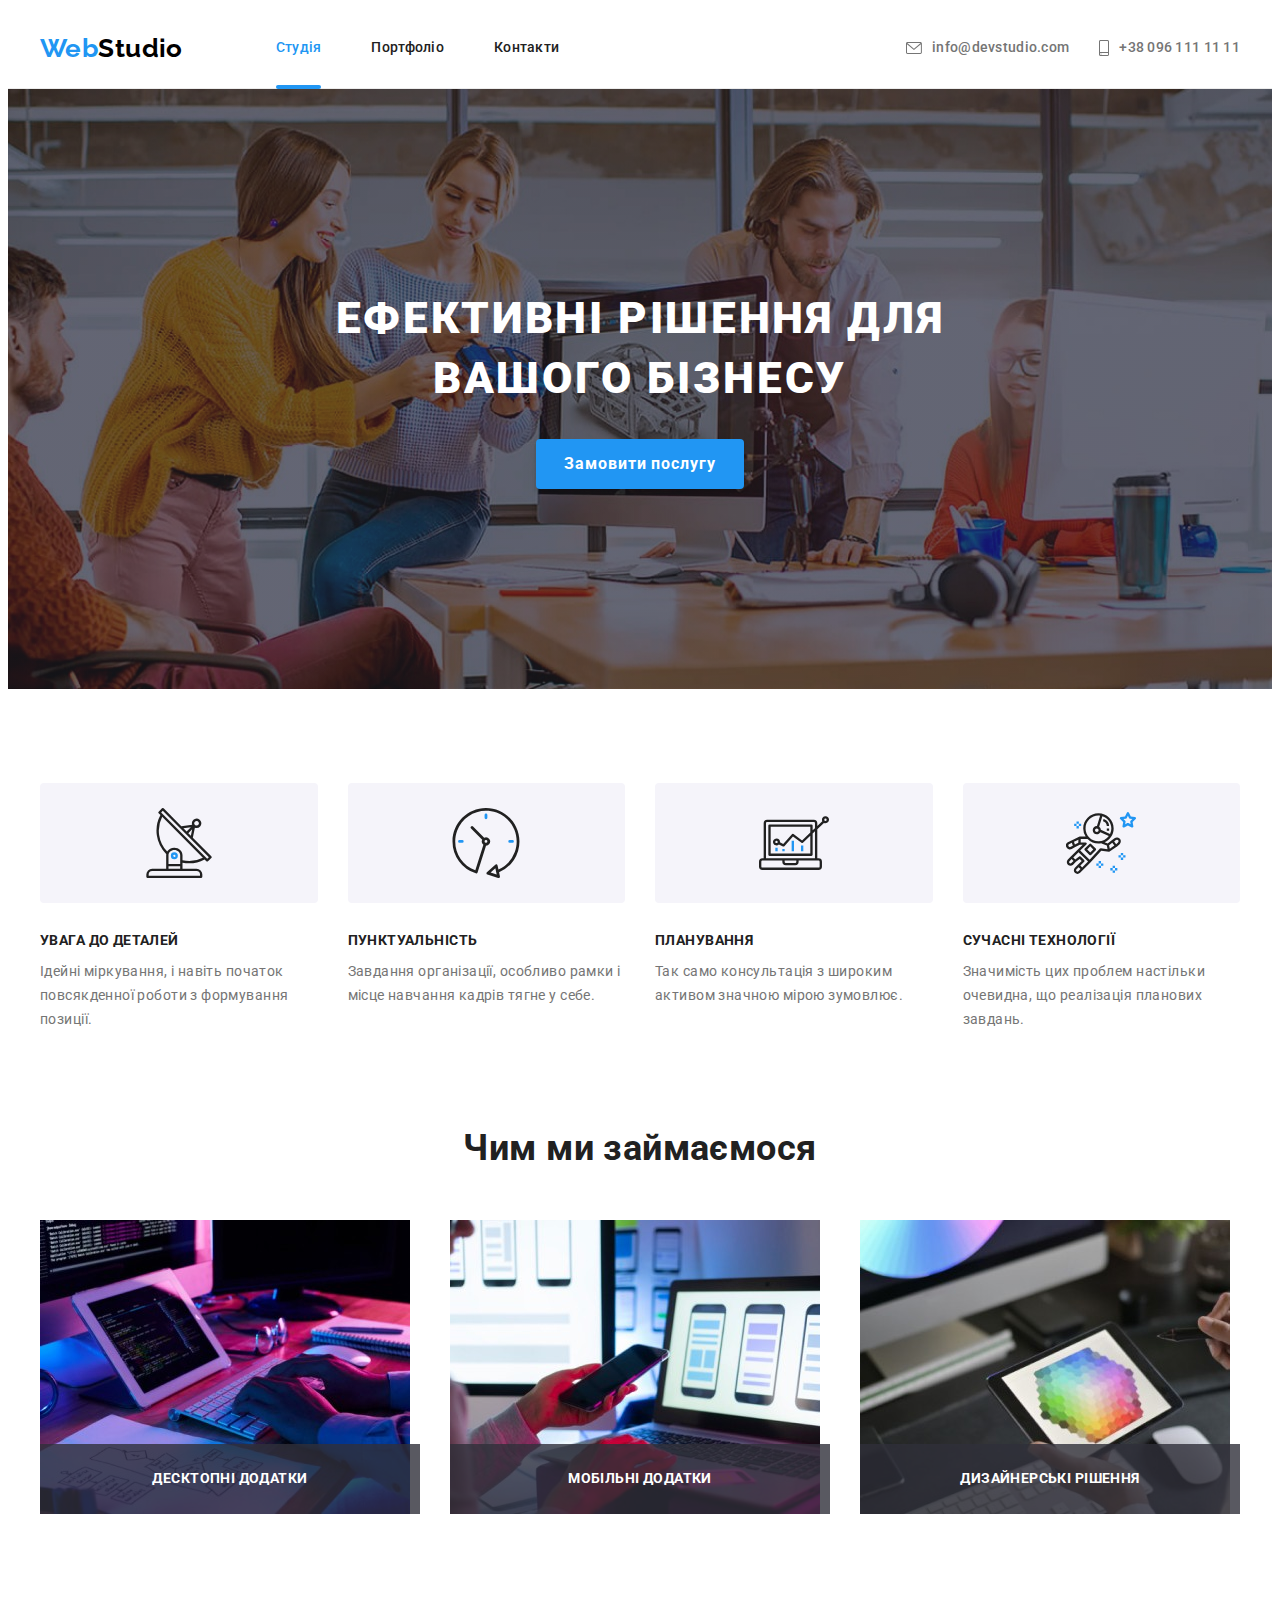
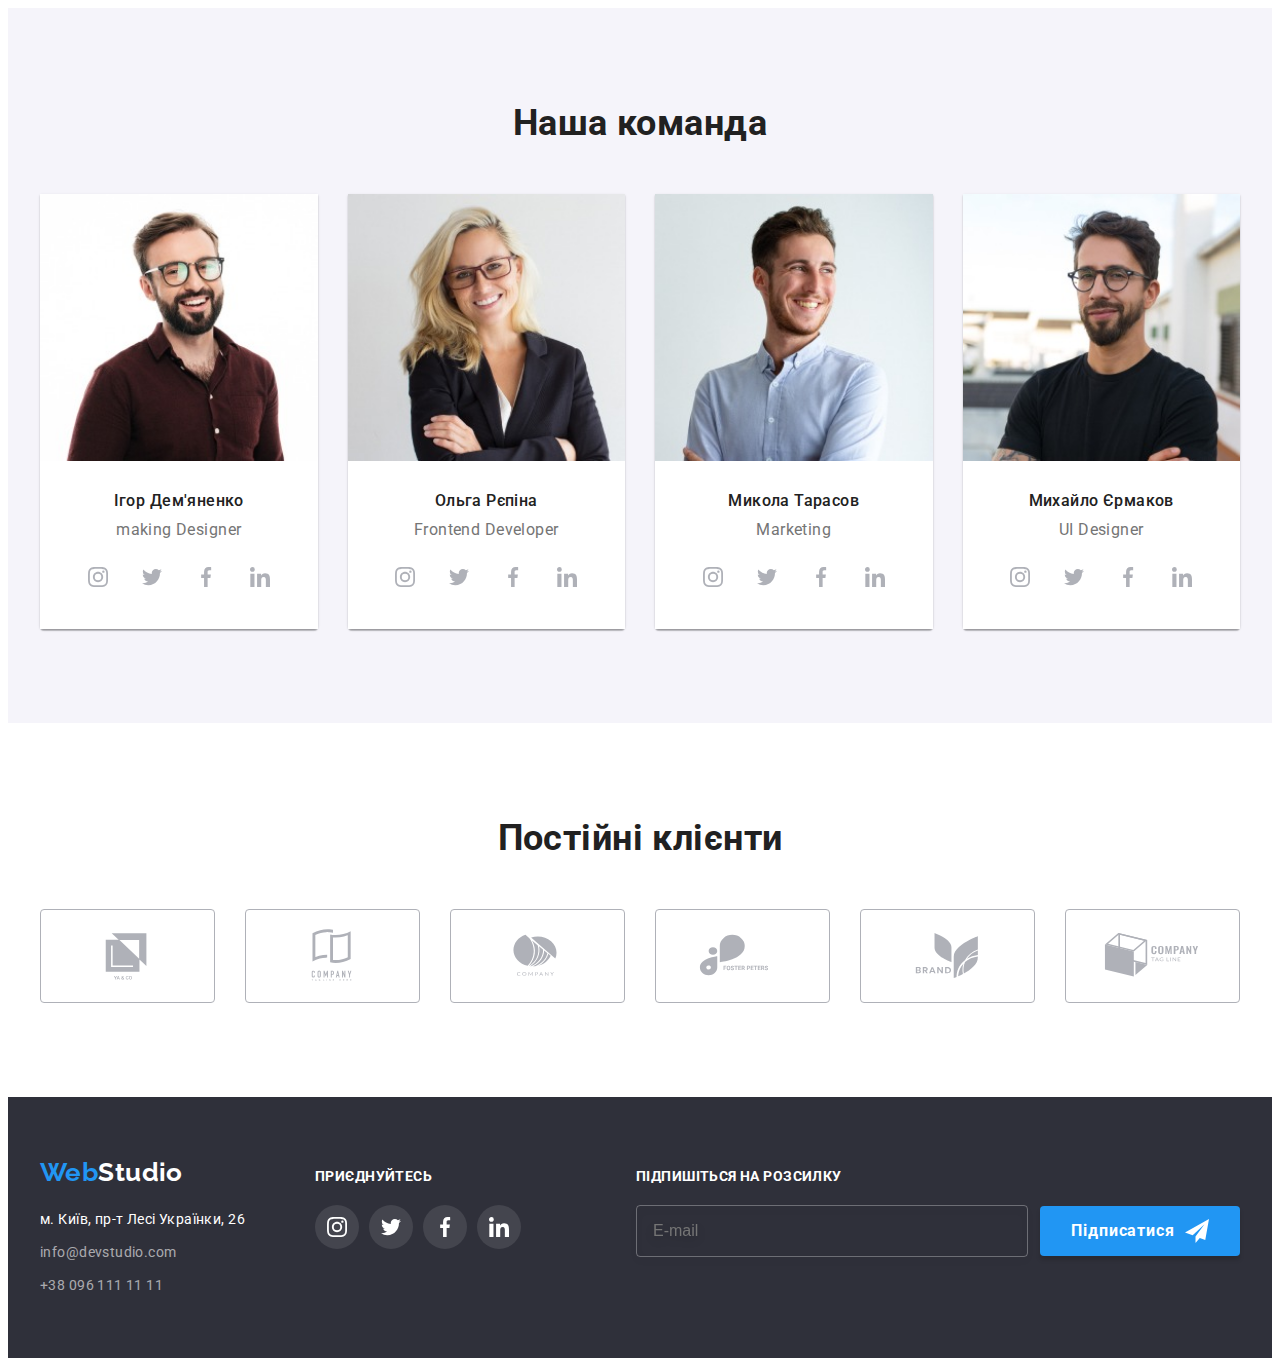
<file: index.html>
<!DOCTYPE html>
<html lang="uk">
  <head>
    <meta charset="UTF-8" />
    <meta http-equiv="X-UA-Compatible" content="IE=edge" />
    <meta name="viewport" content="width=device-width, initial-scale=1.0" />
    <title>WebStudio</title>
    <link rel="preconnect" href="https://fonts.googleapis.com" />
    <link rel="preconnect" href="https://fonts.gstatic.com" crossorigin />
    <link
      href="https://fonts.googleapis.com/css2?family=Raleway:wght@700&family=Roboto:wght@400;500;700;900&display=swap"
      rel="stylesheet"
    />
    <link
      rel="stylesheet"
      href="https://cdnjs.cloudflare.com/ajax/libs/modern-normalize/1.1.0/modern-normalize.min.css"
      integrity="sha512-wpPYUAdjBVSE4KJnH1VR1HeZfpl1ub8YT/NKx4PuQ5NmX2tKuGu6U/JRp5y+Y8XG2tV+wKQpNHVUX03MfMFn9Q=="
      crossorigin="anonymous"
      referrerpolicy="no-referrer"
    />
    <link rel="stylesheet" href="./css/main.min.css" />
  </head>

  <body>
    <!--Header section-->
    <header class="header">
      <div class="header__container container">
        <a class="header__logo logo" href="index.html"
          >Web<span class="logo logo--dark">Studio</span></a
        >
        <button
          class="header__menu-btn menu-btn"
          type="button"
          aria-expanded="false"
          aria-controls="mobile-menu"
          aria-label="Перемикач мобільного меню"
          data-menu-open
        >
          <svg class="menu__icon-burger" width="40" height="40">
            <use href="./images/icons/symbol-defs.svg#menu-burger"></use>
          </svg>
        </button>
        <div class="header__menu">
          <nav class="header-nav">
            <ul class="header__nav-list">
              <li class="header__nav-item">
                <a class="header__nav-link header__nav-link--current" href="index.html">Студія</a>
              </li>
              <li class="header__nav-item">
                <a class="header__nav-link" href="./portfolio.html">Портфоліо</a>
              </li>
              <li class="header__nav-item"><a class="header__nav-link" href="">Контакти</a></li>
            </ul>
          </nav>
          <ul class="contact header__contact">
            <li class="contact__item">
              <a class="contact-link header__contact-link" href="mailto:info@devstudio.com">
                <svg class="contact-icon-mail" width="14" height="10">
                  <use href="./images/icons/symbol-defs.svg#envelope"></use>
                </svg>
                info@devstudio.com</a
              >
            </li>
            <li class="contact__item">
              <a class="contact-link header__contact-link" href="tel:+380961111111">
                <svg class="contact-icon-tell" width="10" height="14">
                  <use href="./images/icons/symbol-defs.svg#smartphone"></use>
                </svg>
                +38 096 111 11 11</a
              >
            </li>
          </ul>
        </div>
      </div>
    </header>
    <!--Main section-->
    <main>
      <!--Hero section-->
      <section class="hero">
        <div class="container">
          <h1 class="hero__title">Ефективні рішення для вашого бізнесу</h1>
          <button class="btn btn-studio" type="button" data-modal-open>Замовити послугу</button>
        </div>
      </section>
      <!--Features section-->
      <section class="features">
        <div class="container">
          <h2 class="visually-hidden">Особенности</h2>
          <ul class="features__list card-set">
            <li class="advantage card-item">
              <div class="advantage__icon">
                <svg width="70" height="70">
                  <use href="./images/icons/symbol-defs.svg#antenna"></use>
                </svg>
              </div>
              <h3 class="advantage__subtitle">Увага до деталей</h3>
              <p class="advantage__txt">
                Ідейні міркування, і навіть початок повсякденної роботи з формування позиції.
              </p>
            </li>
            <li class="card-item advantage">
              <div class="advantage__icon">
                <svg width="70" height="70">
                  <use href="./images/icons/symbol-defs.svg#clock"></use>
                </svg>
              </div>
              <h3 class="advantage__subtitle">Пунктуальність</h3>
              <p class="advantage__txt">
                Завдання організації, особливо рамки і місце навчання кадрів тягне у себе.
              </p>
            </li>
            <li class="card-item advantage">
              <div class="advantage__icon">
                <svg width="70" height="70">
                  <use href="./images/icons/symbol-defs.svg#diagram"></use>
                </svg>
              </div>
              <h3 class="advantage__subtitle">Планування</h3>
              <p class="advantage__txt">
                Так само консультація з широким активом значною мірою зумовлює.
              </p>
            </li>
            <li class="card-item advantage">
              <div class="advantage__icon features__icon">
                <svg width="70" height="70">
                  <use href="./images/icons/symbol-defs.svg#astronaut"></use>
                </svg>
              </div>
              <h3 class="advantage__subtitle features__subtitle">Сучасні технології</h3>
              <p class="advantage__txt">
                Значимість цих проблем настільки очевидна, що реалізація планових завдань.
              </p>
            </li>
          </ul>
        </div>
      </section>
      <!--About section-->
      <section class="about">
        <div class="container about__container">
          <h2 class="about__title">Чим ми займаємося</h2>
          <ul class="about__list card-set">
            <li class="card-item making">
              <img
                width="370"
                height="294"
                class="img"
                srcset="./images/about/img-1@1x.jpg 1x, ./images/about/img-1@2x.jpg 2x"
                src="./images/about/img-1@1x.jpg"
                alt="Момент создания веб приложения."
              />
              <p class="making__txt">Десктопні додатки</p>
            </li>
            <li class="card-item making">
              <img
                width="370"
                height="294"
                class="img"
                srcset="./images/about/img-2@1x.jpg 1x, ./images/about/img-2@2x.jpg 2x"
                src="./images/about/img-2@1x.jpg"
                alt="Момент содания мобильного приложения."
              />
              <p class="making__txt">Мобільні додатки</p>
            </li>
            <li class="card-item making">
              <img
                width="370"
                height="294"
                class="img"
                srcset="./images/about/img-3@1x.jpg 1x, ./images/about/img-3@2x.jpg 2x"
                src="./images/about/img-3@1x.jpg"
                alt="Момент дизайнерской работы."
              />
              <p class="making__txt">Дизайнерські рішення</p>
            </li>
          </ul>
        </div>
      </section>
      <!--Team section-->
      <section class="team">
        <div class="container">
          <h2 class="team__title">Наша команда</h2>
          <ul class="team__list card-set">
            <li class="card-item team-member">
              <picture>
                <source
                  media="(min-width: 1200px)"
                  srcset="./images/team/img-1@1x_lg.webp 1x, ./images/team/img-1@2x_lg.webp 2x"
                  type="image/webp"
                />
                <source
                  media="(min-width: 1200px)"
                  srcset="./images/team/img-1@1x_lg.jpg 1x, ./images/team/img-1@2x_lg.jpg 2x"
                  type="image/jpeg"
                />
                <source
                  media="(min-width: 768px)"
                  srcset="./images/team/img-1@1x_md.webp 1x, ./images/team/img-1@2x_md.webp 2x"
                  type="image/webp"
                />
                <source
                  media="(min-width: 768px)"
                  srcset="./images/team/img-1@1x_md.jpg 1x, ./images/team/img-1@2x_md.jpg 2x"
                  type="image/jpeg"
                />
                <source
                  media="(max-width: 767px)"
                  srcset="./images/team/img-1@1x_sm.webp 1x, ./images/team/img-1@2x_sm.webp 2x"
                  type="image/webp"
                />
                <source
                  media="(max-width: 767px)"
                  srcset="./images/team/img-1@1x_sm.jpg 1x, ./images/team/img-1@2x_sm.jpg 2x"
                  type="image/jpeg"
                />
                <img
                  width="450"
                  height="460"
                  class="img"
                  src="./images/team/img-1@1x_sm.jpg"
                  alt="Игорь Демьяненко"
                />
              </picture>
              <div class="team-member__content">
                <h3 class="team-member__subtitle">Ігор Дем'яненко</h3>
                <p class="team-member__txt" lang="en">making Designer</p>
                <ul class="social">
                  <li>
                    <a
                      class="social__link social__link--light-bg"
                      href=""
                      target="_blank"
                      rel="noopener noreferrer"
                      aria-label="Иконка Instagram"
                    >
                      <svg width="20" height="20">
                        <use href="./images/icons/symbol-defs.svg#instagram"></use>
                      </svg>
                    </a>
                  </li>
                  <li>
                    <a
                      class="social__link social__link--light-bg"
                      href=""
                      target="_blank"
                      rel="noopener noreferrer"
                      aria-label="Иконка Twitter"
                    >
                      <svg width="20" height="20">
                        <use href="./images/icons/symbol-defs.svg#twitter"></use>
                      </svg>
                    </a>
                  </li>
                  <li>
                    <a
                      class="social__link social__link--light-bg"
                      href=""
                      target="_blank"
                      rel="noopener noreferrer"
                      aria-label="Иконка Facebook"
                    >
                      <svg width="20" height="20">
                        <use href="./images/icons/symbol-defs.svg#facebook"></use>
                      </svg>
                    </a>
                  </li>
                  <li>
                    <a
                      class="social__link social__link--light-bg"
                      href=""
                      target="_blank"
                      rel="noopener noreferrer"
                      aria-label="Иконка Linkedin"
                    >
                      <svg width="20" height="20">
                        <use href="./images/icons/symbol-defs.svg#linkedin"></use>
                      </svg>
                    </a>
                  </li>
                </ul>
              </div>
            </li>
            <li class="card-item team-member">
              <picture>
                <source
                  media="(min-width: 1200px)"
                  srcset="./images/team/img-2@1x_lg.webp 1x, ./images/team/img-2@2x_lg.webp 2x"
                  type="image/webp"
                />
                <source
                  media="(min-width: 1200px)"
                  srcset="./images/team/img-2@1x_lg.jpg 1x, ./images/team/img-2@2x_lg.jpg 2x"
                  type="image/jpeg"
                />
                <source
                  media="(min-width: 768px)"
                  srcset="./images/team/img-2@1x_md.webp 1x, ./images/team/img-2@2x_md.webp 2x"
                  type="image/webp"
                />
                <source
                  media="(min-width: 768px)"
                  srcset="./images/team/img-2@1x_md.jpg 1x, ./images/team/img-2@2x_md.jpg 2x"
                  type="image/jpeg"
                />
                <source
                  media="(max-width: 767px)"
                  srcset="./images/team/img-2@1x_sm.webp 1x, ./images/team/img-2@2x_sm.webp 2x"
                  type="image/webp"
                />
                <source
                  media="(max-width: 767px)"
                  srcset="./images/team/img-2@1x_sm.jpg 1x, ./images/team/img-2@2x_sm.jpg 2x"
                  type="image/jpeg"
                />
                <img
                  width="450"
                  height="460"
                  class="img"
                  src="./images/team/img-2@1x_sm.jpg"
                  alt="Ольга Репина"
                />
              </picture>
              <div class="team-member__content">
                <h3 class="team-member__subtitle">Ольга Рєпіна</h3>
                <p class="team-member__txt" lang="en">Frontend Developer</p>
                <ul class="social">
                  <li>
                    <a
                      class="social__link social__link--light-bg"
                      href=""
                      target="_blank"
                      rel="noopener noreferrer"
                      aria-label="Иконка Instagram"
                    >
                      <svg width="20" height="20">
                        <use href="./images/icons/symbol-defs.svg#instagram"></use>
                      </svg>
                    </a>
                  </li>
                  <li>
                    <a
                      class="social__link social__link--light-bg"
                      href=""
                      target="_blank"
                      rel="noopener noreferrer"
                      aria-label="Иконка Twitter"
                    >
                      <svg width="20" height="20">
                        <use href="./images/icons/symbol-defs.svg#twitter"></use>
                      </svg>
                    </a>
                  </li>
                  <li>
                    <a
                      class="social__link social__link--light-bg"
                      href=""
                      target="_blank"
                      rel="noopener noreferrer"
                      aria-label="Иконка Facebook"
                    >
                      <svg width="20" height="20">
                        <use href="./images/icons/symbol-defs.svg#facebook"></use>
                      </svg>
                    </a>
                  </li>
                  <li>
                    <a
                      class="social__link social__link--light-bg"
                      href=""
                      target="_blank"
                      rel="noopener noreferrer"
                      aria-label="Иконка Linkedin"
                    >
                      <svg width="20" height="20">
                        <use href="./images/icons/symbol-defs.svg#linkedin"></use>
                      </svg>
                    </a>
                  </li>
                </ul>
              </div>
            </li>
            <li class="card-item team-member">
              <picture>
                <source
                  media="(min-width: 1200px)"
                  srcset="./images/team/img-3@1x_lg.webp 1x, ./images/team/img-3@2x_lg.webp 2x"
                  type="image/webp"
                />
                <source
                  media="(min-width: 1200px)"
                  srcset="./images/team/img-3@1x_lg.jpg 1x, ./images/team/img-3@2x_lg.jpg 2x"
                  type="image/jpeg"
                />
                <source
                  media="(min-width: 768px)"
                  srcset="./images/team/img-3@1x_md.webp 1x, ./images/team/img-3@2x_md.webp 2x"
                  type="image/webp"
                />
                <source
                  media="(min-width: 768px)"
                  srcset="./images/team/img-3@1x_md.jpg 1x, ./images/team/img-3@2x_md.jpg 2x"
                  type="image/jpeg"
                />
                <source
                  media="(max-width: 767px)"
                  srcset="./images/team/img-3@1x_sm.webp 1x, ./images/team/img-3@2x_sm.webp 2x"
                  type="image/webp"
                />
                <source
                  media="(max-width: 767px)"
                  srcset="./images/team/img-3@1x_sm.jpg 1x, ./images/team/img-3@2x_sm.jpg 2x"
                  type="image/jpeg"
                />
                <img
                  width="450"
                  height="460"
                  class="img"
                  src="./images/team/img-3@1x_sm.jpg"
                  alt="Николай Тарасов"
                />
              </picture>
              <div class="team-member__content">
                <h3 class="team-member__subtitle">Микола Тарасов</h3>
                <p class="team-member__txt" lang="en">Marketing</p>
                <ul class="social">
                  <li>
                    <a
                      class="social__link social__link--light-bg"
                      href=""
                      target="_blank"
                      rel="noopener noreferrer"
                      aria-label="Иконка Instagram"
                    >
                      <svg width="20" height="20">
                        <use href="./images/icons/symbol-defs.svg#instagram"></use>
                      </svg>
                    </a>
                  </li>
                  <li>
                    <a
                      class="social__link social__link--light-bg"
                      href=""
                      target="_blank"
                      rel="noopener noreferrer"
                      aria-label="Иконка Twitter"
                    >
                      <svg width="20" height="20">
                        <use href="./images/icons/symbol-defs.svg#twitter"></use>
                      </svg>
                    </a>
                  </li>
                  <li>
                    <a
                      class="social__link social__link--light-bg"
                      href=""
                      target="_blank"
                      rel="noopener noreferrer"
                      aria-label="Иконка Facebook"
                    >
                      <svg width="20" height="20">
                        <use href="./images/icons/symbol-defs.svg#facebook"></use>
                      </svg>
                    </a>
                  </li>
                  <li>
                    <a
                      class="social__link social__link--light-bg"
                      href=""
                      target="_blank"
                      rel="noopener noreferrer"
                      aria-label="Иконка Linkedin"
                    >
                      <svg width="20" height="20">
                        <use href="./images/icons/symbol-defs.svg#linkedin"></use>
                      </svg>
                    </a>
                  </li>
                </ul>
              </div>
            </li>
            <li class="card-item team-member">
              <picture>
                <source
                  media="(min-width: 1200px)"
                  srcset="./images/team/img-4@1x_lg.webp 1x, ./images/team/img-4@2x_lg.webp 2x"
                  type="image/webp"
                />
                <source
                  media="(min-width: 1200px)"
                  srcset="./images/team/img-4@1x_lg.jpg 1x, ./images/team/img-4@2x_lg.jpg 2x"
                  type="image/jpeg"
                />
                <source
                  media="(min-width: 768px)"
                  srcset="./images/team/img-4@1x_md.webp 1x, ./images/team/img-4@2x_md.webp 2x"
                  type="image/webp"
                />
                <source
                  media="(min-width: 768px)"
                  srcset="./images/team/img-4@1x_md.jpg 1x, ./images/team/img-4@2x_md.jpg 2x"
                  type="image/jpeg"
                />
                <source
                  media="(max-width: 767px)"
                  srcset="./images/team/img-4@1x_sm.webp 1x, ./images/team/img-4@2x_sm.webp 2x"
                  type="image/webp"
                />
                <source
                  media="(max-width: 767px)"
                  srcset="./images/team/img-4@1x_sm.jpg 1x, ./images/team/img-4@2x_sm.jpg 2x"
                  type="image/jpeg"
                />
                <img
                  width="450"
                  height="460"
                  class="img"
                  src="./images/team/img-4@1x_sm.jpg"
                  alt="Михаил Ермаков"
                />
              </picture>
              <div class="team-member__content">
                <h3 class="team-member__subtitle">Михайло Єрмаков</h3>
                <p class="team-member__txt" lang="en">UI Designer</p>
                <ul class="social">
                  <li>
                    <a
                      class="social__link social__link--light-bg"
                      href=""
                      target="_blank"
                      rel="noopener noreferrer"
                      aria-label="Иконка Instagram"
                    >
                      <svg width="20" height="20">
                        <use href="./images/icons/symbol-defs.svg#instagram"></use>
                      </svg>
                    </a>
                  </li>
                  <li>
                    <a
                      class="social__link social__link--light-bg"
                      href=""
                      target="_blank"
                      rel="noopener noreferrer"
                      aria-label="Иконка Twitter"
                    >
                      <svg width="20" height="20">
                        <use href="./images/icons/symbol-defs.svg#twitter"></use>
                      </svg>
                    </a>
                  </li>
                  <li>
                    <a
                      class="social__link social__link--light-bg"
                      href=""
                      target="_blank"
                      rel="noopener noreferrer"
                      aria-label="Иконка Facebook"
                    >
                      <svg width="20" height="20">
                        <use href="./images/icons/symbol-defs.svg#facebook"></use>
                      </svg>
                    </a>
                  </li>
                  <li>
                    <a
                      class="social__link social__link--light-bg"
                      href=""
                      target="_blank"
                      rel="noopener noreferrer"
                      aria-label="Иконка Linkedin"
                    >
                      <svg width="20" height="20">
                        <use href="./images/icons/symbol-defs.svg#linkedin"></use>
                      </svg>
                    </a>
                  </li>
                </ul>
              </div>
            </li>
          </ul>
        </div>
      </section>
      <!--Clients section-->
      <section class="clients">
        <div class="container">
          <h2 class="clients__title">Постійні клієнти</h2>
          <ul class="clients__list card-set">
            <li class="card-item">
              <a
                class="clients__link"
                href=""
                target="_blank"
                rel="noopener noreferrer"
                aria-label="Логотип компании"
              >
                <svg width="106" height="60">
                  <use href="./images/icons/symbol-defs.svg#logo1"></use>
                </svg>
              </a>
            </li>
            <li class="card-item">
              <a
                class="clients__link"
                href=""
                target="_blank"
                rel="noopener noreferrer"
                aria-label="Логотип компании"
              >
                <svg width="106" height="60">
                  <use href="./images/icons/symbol-defs.svg#logo2"></use>
                </svg>
              </a>
            </li>
            <li class="card-item">
              <a
                class="clients__link"
                href=""
                target="_blank"
                rel="noopener noreferrer"
                aria-label="Логотип компании"
              >
                <svg width="106" height="60">
                  <use href="./images/icons/symbol-defs.svg#logo3"></use>
                </svg>
              </a>
            </li>
            <li class="card-item">
              <a
                class="clients__link"
                href=""
                target="_blank"
                rel="noopener noreferrer"
                aria-label="Логотип компании"
              >
                <svg width="106" height="60">
                  <use href="./images/icons/symbol-defs.svg#logo4"></use>
                </svg>
              </a>
            </li>
            <li class="card-item">
              <a
                class="clients__link"
                href=""
                target="_blank"
                rel="noopener noreferrer"
                aria-label="Логотип компании"
              >
                <svg width="106" height="60">
                  <use href="./images/icons/symbol-defs.svg#logo5"></use>
                </svg>
              </a>
            </li>
            <li class="card-item">
              <a
                class="clients__link"
                href=""
                target="_blank"
                rel="noopener noreferrer"
                aria-label="Логотип компании"
              >
                <svg width="106" height="60">
                  <use href="./images/icons/symbol-defs.svg#logo6"></use>
                </svg>
              </a>
            </li>
          </ul>
        </div>
      </section>
    </main>
    <!--Footer section-->
    <footer class="footer">
      <div class="container footer__container">
        <div class="footer__item">
          <a class="logo footer__logo" href="index.html"
            >Web<span class="logo logo--light">Studio</span></a
          >
          <address class="address">
            <ul class="address__list">
              <li class="address__item">
                <a
                  class="address__link"
                  href="https://goo.gl/maps/q22Q8NdrUK39xDqd7"
                  target="_blank"
                  rel="noopener noreferrer"
                  >м. Київ, пр-т Лесі Українки, 26</a
                >
              </li>
              <li class="address__item">
                <ul class="contact address__contact">
                  <li class="contact__item">
                    <a class="contact-link" href="mailto:info@devstudio.com">info@devstudio.com</a>
                  </li>
                  <li class="contact__item">
                    <a class="contact-link" href="tel:+380961111111">+38 096 111 11 11</a>
                  </li>
                </ul>
              </li>
            </ul>
          </address>
        </div>
        <div class="joining footer__item">
          <h2 class="joining__title">Приєднуйтесь</h2>
          <ul class="social">
            <li>
              <a
                class="social__link social__link--dark-bg"
                href=""
                target="_blank"
                rel="noopener noreferrer"
                aria-label="Иконка Instagram"
              >
                <svg width="20" height="20">
                  <use href="./images/icons/symbol-defs.svg#instagram"></use>
                </svg>
              </a>
            </li>
            <li>
              <a
                class="social__link social__link--dark-bg"
                href=""
                target="_blank"
                rel="noopener noreferrer"
                aria-label="Иконка Twitter"
              >
                <svg width="20" height="20">
                  <use href="./images/icons/symbol-defs.svg#twitter"></use>
                </svg>
              </a>
            </li>
            <li>
              <a
                class="social__link social__link--dark-bg"
                href=""
                target="_blank"
                rel="noopener noreferrer"
                aria-label="Иконка Facebook"
              >
                <svg width="20" height="20">
                  <use href="./images/icons/symbol-defs.svg#facebook"></use>
                </svg>
              </a>
            </li>
            <li>
              <a
                class="social__link social__link--dark-bg"
                href=""
                target="_blank"
                rel="noopener noreferrer"
                aria-label="Иконка Linkedin"
              >
                <svg width="20" height="20">
                  <use href="./images/icons/symbol-defs.svg#linkedin"></use>
                </svg>
              </a>
            </li>
          </ul>
        </div>
        <div class="subscription footer__item">
          <h2 class="subscription__title">Підпишіться на розсилку</h2>
          <form class="subscription__form">
            <label>
              <input
                class="subscription__input"
                type="email"
                name="email"
                placeholder="E-mail"
                required
              />
            </label>
            <button class="btn btn-studio" type="submit">
              <span>Підписатися</span>
              <svg class="subscription__icon" width="24" height="24">
                <use href="./images/icons/symbol-defs.svg#icon-send"></use>
              </svg>
            </button>
          </form>
        </div>
      </div>
    </footer>
    <!--Modal window -->
    <div class="backdrop is-hidden" data-modal>
      <div class="modal">
        <button class="close-btn modal__close-btn" data-modal-close>
          <svg class="close-btn__icon" width="18" height="18">
            <use href="./images/icons/symbol-defs.svg#modal-close"></use>
          </svg>
        </button>
        <form class="modal__form">
          <strong class="modal__title">Залиште свої дані, ми вам передзвонимо</strong>
          <div class="modal__group" role="group">
            <label class="modal__label">
              <span class="modal__desc">Ім'я</span>
              <span class="modal__input-group">
                <input
                  class="modal__input user-data"
                  type="text"
                  name="username"
                  placeholder=" "
                  required
                />
                <svg class="modal__icon" width="18" height="18">
                  <use href="./images/icons/symbol-defs.svg#person-modal"></use>
                </svg>
              </span>
            </label>
            <label class="modal__label">
              <span class="modal__desc">Телефон</span>
              <span class="modal__input-group">
                <input
                  class="modal__input user-data"
                  type="tel"
                  name="phone-number"
                  placeholder=" "
                  required
                />
                <svg class="modal__icon" width="18" height="18">
                  <use href="./images/icons/symbol-defs.svg#phone-modal"></use>
                </svg>
              </span>
            </label>
            <label class="modal__label">
              <span class="modal__desc">Пошта</span>
              <span class="modal__input-group">
                <input
                  class="modal__input user-data"
                  type="email"
                  name="email"
                  placeholder=" "
                  required
                />
                <svg class="modal__icon" width="18" height="18">
                  <use href="./images/icons/symbol-defs.svg#email-modal"></use>
                </svg>
              </span>
            </label>
            <label class="modal__label">
              <span class="modal__desc">Коментар</span>
              <textarea
                class="modal__input user-comment"
                rows="5"
                placeholder="Введіть текст"
              ></textarea>
            </label>
          </div>
          <label class="modal__agreement-label">
            <input
              class="modal__agreement-input visually-hidden"
              type="checkbox"
              name="agreement"
            />
            <svg class="modal__agreement" width="16" height="15">
              <use class="modal__icon-check" href="./images/icons/symbol-defs.svg#check-icon"></use>
              <use
                class="modal__icon-agreement"
                href="./images/icons/symbol-defs.svg#agreement-icon"
              ></use>
            </svg>
            <span class="modal__agreement-txt"
              >Погоджуюся з розсилкою та приймаю
              <a class="modal__link" href="" target=" _blank" rel="noopener noreferrer"
                >Умови договору</a
              >
            </span>
          </label>
          <button class="btn btn-studio modal__btn" type="submit">Відправити</button>
        </form>
      </div>
    </div>
    <!--Menu window -->
    <div class="menu is-open" id="mobile-menu" data-menu>
      <div class="menu__container">
        <button class="menu__btn-close btn-close menu-btn" type="button" data-menu-close>
          <svg class="menu__icon-close" width="40" height="40">
            <use href="./images/icons/symbol-defs.svg#menu-close"></use>
          </svg>
        </button>
        <nav class="menu__nav">
          <ul class="menu__nav-list">
            <li class="menu__nav-item">
              <a class="menu__nav-link menu__nav-link--current" href="index.html">Студія</a>
            </li>
            <li class="menu__nav-item">
              <a class="menu__nav-link" href="./portfolio.html">Портфоліо</a>
            </li>
            <li class="menu__nav-item"><a class="menu__nav-link" href="">Контакти</a></li>
          </ul>
        </nav>
        <ul class="menu__contact">
          <li class="menu__contact-item">
            <a class="menu__contact-link menu__contact-link-tel" href="tel:+380961111111"
              >+38 096 111 11 11</a
            >
          </li>
          <li class="menu__contact-item">
            <a class="menu__contact-link menu__contact-link-mail" href="mailto:info@devstudio.com"
              >info@devstudio.com</a
            >
          </li>
        </ul>
        <ul class="socmedia menu__socmedia">
          <li class="socmedia__item">
            <a
              class="socmedia__link"
              href=""
              target="_blank"
              rel="noopener noreferrer"
              aria-label="Instagram"
              >Instagram</a
            >
          </li>
          <li class="socmedia__item">
            <a
              class="socmedia__link"
              href=""
              target="_blank"
              rel="noopener noreferrer"
              aria-label="Twitter"
              >Twitter</a
            >
          </li>
          <li class="socmedia__item">
            <a
              class="socmedia__link"
              href=""
              target="_blank"
              rel="noopener noreferrer"
              aria-label="Facebook"
              >Facebook</a
            >
          </li>
          <li class="socmedia__item">
            <a
              class="socmedia__link"
              href=""
              target="_blank"
              rel="noopener noreferrer"
              aria-label="LinkedIn"
              >LinkedIn</a
            >
          </li>
        </ul>
      </div>
    </div>

    <script src="./js/modal.js"></script>
    <script src="./js/menu.js"></script>
  </body>
</html>
</file>
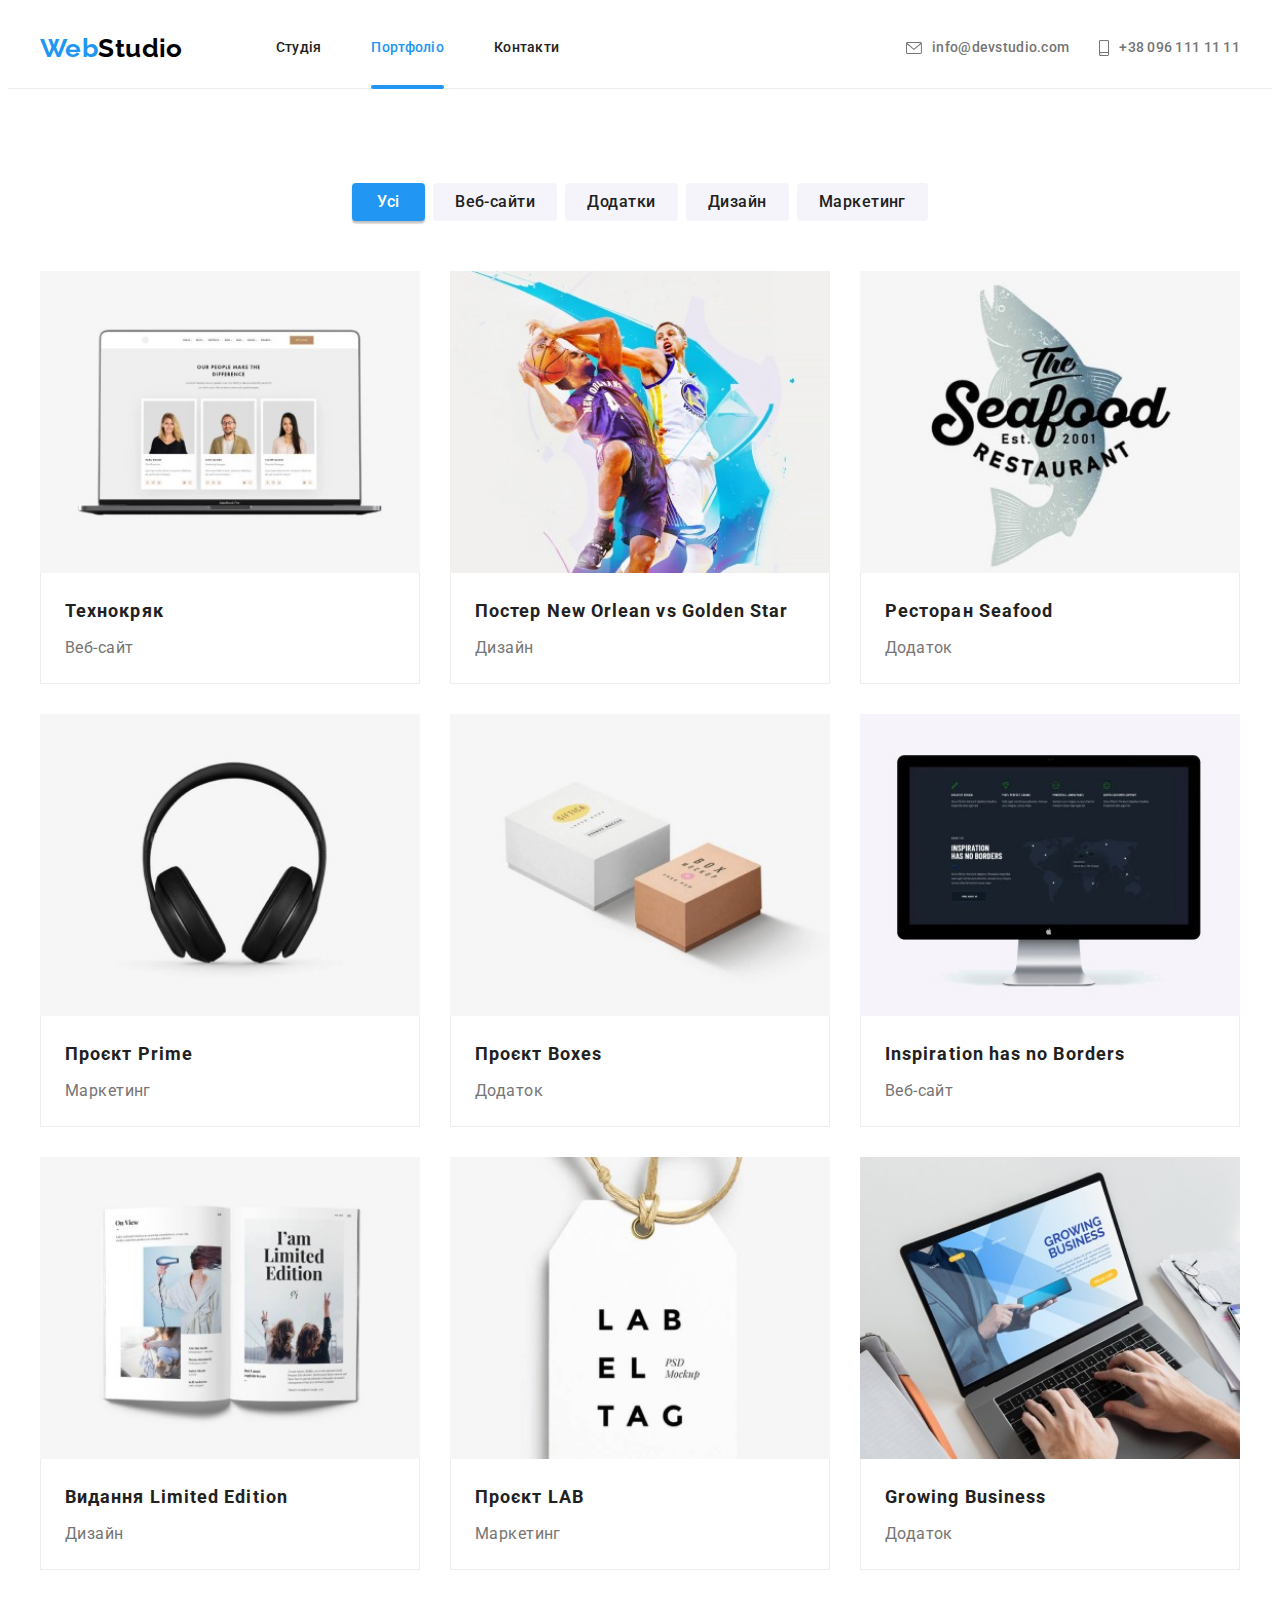
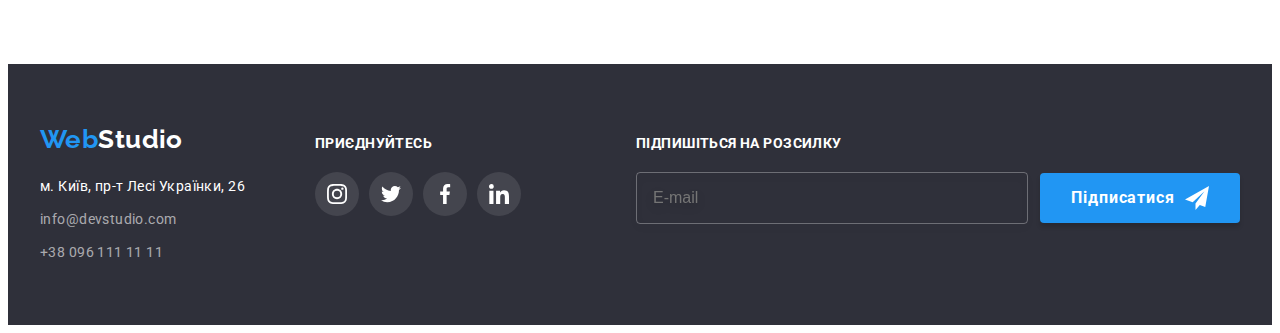
<file: portfolio.html>
<!DOCTYPE html>
<html lang="uk">

<head>
    <meta charset="UTF-8" />
    <meta http-equiv="X-UA-Compatible" content="IE=edge" />
    <meta name="viewport" content="width=device-width, initial-scale=1.0" />
    <title>Portfolio</title>
    <link rel="preconnect" href="https://fonts.googleapis.com" />
    <link rel="preconnect" href="https://fonts.gstatic.com" crossorigin />
    <link
        href="https://fonts.googleapis.com/css2?family=Raleway:wght@700&family=Roboto:wght@400;500;700;900&display=swap"
        rel="stylesheet" />
    <link rel="stylesheet" href="https://cdnjs.cloudflare.com/ajax/libs/modern-normalize/1.1.0/modern-normalize.min.css"
        integrity="sha512-wpPYUAdjBVSE4KJnH1VR1HeZfpl1ub8YT/NKx4PuQ5NmX2tKuGu6U/JRp5y+Y8XG2tV+wKQpNHVUX03MfMFn9Q=="
        crossorigin="anonymous" referrerpolicy="no-referrer" />
    <link rel="stylesheet" href="./css/main.min.css" />
</head>

<body>
    <!--Header section-->
    <header class="header">
        <div class="header__container container">
            <a class="header__logo logo" href="index.html">Web<span class="logo logo--dark">Studio</span></a>
            <button class="header__menu-btn menu-btn" type="button" aria-expanded="false" aria-controls="mobile-menu"
                aria-label="Перемикач мобільного меню" data-menu-open>
                <svg class="menu__icon-burger" width="40" height="40">
                    <use href="./images/icons/symbol-defs.svg#menu-burger"></use>
                </svg>
            </button>
            <div class="header__menu">
                <nav class="header-nav">
                    <ul class="header__nav-list">
                        <li class="header__nav-item">
                            <a class="header__nav-link" href="index.html">Студія</a>
                        </li>
                        <li class="header__nav-item">
                            <a class="header__nav-link header__nav-link--current" href="./portfolio.html">Портфоліо</a>
                        </li>
                        <li class="header__nav-item {"><a class="header__nav-link" href="">Контакти</a></li>
                    </ul>
                </nav>
                <ul class="contact header__contact">
                    <li class="contact__item">
                        <a class="contact-link header__contact-link" href="mailto:info@devstudio.com">
                            <svg width="16" height="12">
                                <use href="./images/icons/symbol-defs.svg#envelope"></use>
                            </svg>
                            info@devstudio.com</a>
                    </li>
                    <li class="contact__item">
                        <a class="contact-link header__contact-link" href="tel:+380961111111">
                            <svg width="10" height="16">
                                <use href="./images/icons/symbol-defs.svg#smartphone"></use>
                            </svg>
                            +38 096 111 11 11</a>
                    </li>
                </ul>
            </div>
        </div>
    </header>
    <!--Main section-->
    <main>
        <section class="portfolio">
            <div class="container">
                <h1 class="visually-hidden">Портфоліо</h1>
                <ul class="portfolio__btn-list">
                    <li>
                        <button class="btn portfolio__btn portfolio__btn--active" type="button">Усі</button>
                    </li>
                    <li><button class="btn portfolio__btn" type="button">Веб-сайти</button></li>
                    <li><button class="btn portfolio__btn" type="button">Додатки</button></li>
                    <li><button class="btn portfolio__btn" type="button">Дизайн</button></li>
                    <li><button class="btn portfolio__btn" type="button">Маркетинг</button></li>
                </ul>
                <ul class="portfolio__list card-set">
                    <li class="card-item product">
                        <a class="product__link" href="https://www.google.com/" target="_blank"
                            rel="noopener noreferrer">
                            <div class="product__card-box">
                                <picture>
                                    <source media="(min-width: 1200px)" srcset="
                        ./images/portfolio/img-1@1x_lg.webp 1x,
                        ./images/portfolio/img-1@2x_lg.webp 2x
                      " type="image/webp" />
                                    <source media="(min-width: 1200px)" srcset="
                        ./images/portfolio/img-1@1x_lg.jpg 1x,
                        ./images/portfolio/img-1@2x_lg.jpg 2x
                      " type="image/jpeg" />
                                    <source media="(min-width: 768px)" srcset="
                        ./images/portfolio/img-1@1x_md.webp 1x,
                        ./images/portfolio/img-1@2x_md.webp 2x
                      " type="image/webp" />
                                    <source media="(min-width: 768px)" srcset="
                        ./images/portfolio/img-1@1x_md.jpg 1x,
                        ./images/portfolio/img-1@2x_md.jpg 2x
                      " type="image/jpeg" />
                                    <source media="(max-width: 767px)" srcset="
                        ./images/portfolio/img-1@1x_sm.webp 1x,
                        ./images/portfolio/img-1@2x_sm.webp 2x
                      " type="image/webp" />
                                    <source media="(max-width: 767px)" srcset="
                        ./images/portfolio/img-1@1x_sm.jpg 1x,
                        ./images/portfolio/img-1@2x_sm.jpg 2x
                      " type="image/jpeg" />
                                    <img width="450" height="294" class="img" src="./images/portfolio/img-1@1x_sm.jpg"
                                        alt="Ноутбук з відкритим сайтом" />
                                </picture>
                                <div class="overlay product__overlay">
                                    <p class="overlay__txt">
                                        Ресурс пропонує комплексні пропозиції з різним рівнем функціоналу та сервісів.
                                        Все це дозволить відвідувачу отримати вичерпні відомості про компанію чи
                                        приватну особу.
                                    </p>
                                </div>
                            </div>
                            <div class="product__content">
                                <h2 class="product__title">Технокряк</h2>
                                <p class="product__txt">Веб-сайт</p>
                            </div>
                        </a>
                    </li>
                    <li class="card-item product">
                        <a class="product__link" href="https://www.google.com/" target=" _blank"
                            rel="noopener noreferrer">
                            <div class="product__card-box">
                                <picture>
                                    <source media="(min-width: 1200px)" srcset="
                        ./images/portfolio/img-2@1x_lg.webp 1x,
                        ./images/portfolio/img-2@2x_lg.webp 2x
                      " type="image/webp" />
                                    <source media="(min-width: 1200px)" srcset="
                        ./images/portfolio/img-2@1x_lg.jpg 1x,
                        ./images/portfolio/img-2@2x_lg.jpg 2x
                      " type="image/jpeg" />
                                    <source media="(min-width: 768px)" srcset="
                        ./images/portfolio/img-2@1x_md.webp 1x,
                        ./images/portfolio/img-2@2x_md.webp 2x
                      " type="image/webp" />
                                    <source media="(min-width: 768px)" srcset="
                        ./images/portfolio/img-2@1x_md.jpg 1x,
                        ./images/portfolio/img-2@2x_md.jpg 2x
                      " type="image/jpeg" />
                                    <source media="(max-width: 767px)" srcset="
                        ./images/portfolio/img-2@1x_sm.webp 1x,
                        ./images/portfolio/img-2@2x_sm.webp 2x
                      " type="image/webp" />
                                    <source media="(max-width: 767px)" srcset="
                        ./images/portfolio/img-2@1x_sm.jpg 1x,
                        ./images/portfolio/img-2@2x_sm.jpg 2x
                      " type="image/jpeg" />
                                    <img width="450" height="294" class="img" src="./images/portfolio/img-2@1x_sm.jpg"
                                        alt="Протистояння двох баскетбольних гравців" />
                                </picture>
                                <div class="overlay product__overlay">
                                    <p class="overlay__txt">
                                        Ресурс пропонує комплексні пропозиції з різним рівнем функціоналу та сервісів.
                                        Все це дозволить відвідувачу отримати вичерпні відомості про компанію чи
                                        приватну особу.
                                    </p>
                                </div>
                            </div>
                            <div class="product__content">
                                <h2 class="product__title">
                                    Постер <span lang="en">New Orlean vs Golden Star</span>
                                </h2>
                                <p class="product__txt">Дизайн</p>
                            </div>
                        </a>
                    </li>
                    <li class="card-item product">
                        <a class="product__link" href="https://www.google.com/" target=" _blank"
                            rel="noopener noreferrer">
                            <div class="product__card-box">
                                <picture>
                                    <source media="(min-width: 1200px)" srcset="
                        ./images/portfolio/img-3@1x_lg.webp 1x,
                        ./images/portfolio/img-3@2x_lg.webp 2x
                      " type="image/webp" />
                                    <source media="(min-width: 1200px)" srcset="
                        ./images/portfolio/img-3@1x_lg.jpg 1x,
                        ./images/portfolio/img-3@2x_lg.jpg 2x
                      " type="image/jpeg" />
                                    <source media="(min-width: 768px)" srcset="
                        ./images/portfolio/img-3@1x_md.webp 1x,
                        ./images/portfolio/img-3@2x_md.webp 2x
                      " type="image/webp" />
                                    <source media="(min-width: 768px)" srcset="
                        ./images/portfolio/img-3@1x_md.jpg 1x,
                        ./images/portfolio/img-3@2x_md.jpg 2x
                      " type="image/jpeg" />
                                    <source media="(max-width: 767px)" srcset="
                        ./images/portfolio/img-3@1x_sm.webp 1x,
                        ./images/portfolio/img-3@2x_sm.webp 2x
                      " type="image/webp" />
                                    <source media="(max-width: 767px)" srcset="
                        ./images/portfolio/img-3@1x_sm.jpg 1x,
                        ./images/portfolio/img-3@2x_sm.jpg 2x
                      " type="image/jpeg" />
                                    <img width="450" height="294" class="img" src="./images/portfolio/img-3@1x_sm.jpg"
                                        alt="Логотип ресторана" />
                                </picture>
                                <div class="overlay product__overlay">
                                    <p class="overlay__txt">
                                        Ресурс пропонує комплексні пропозиції з різним рівнем функціоналу та сервісів.
                                        Все це дозволить відвідувачу отримати вичерпні відомості про компанію чи
                                        приватну особу.
                                    </p>
                                </div>
                            </div>
                            <div class="product__content">
                                <h2 class="product__title">Ресторан <span lang="en">Seafood</span></h2>
                                <p class="product__txt">Додаток</p>
                            </div>
                        </a>
                    </li>
                    <li class="card-item product">
                        <a class="product__link" href="https://www.google.com/" target=" _blank"
                            rel="noopener noreferrer">
                            <div class="product__card-box">
                                <picture>
                                    <source media="(min-width: 1200px)" srcset="
                        ./images/portfolio/img-4@1x_lg.webp 1x,
                        ./images/portfolio/img-4@2x_lg.webp 2x
                      " type="image/webp" />
                                    <source media="(min-width: 1200px)" srcset="
                        ./images/portfolio/img-4@1x_lg.jpg 1x,
                        ./images/portfolio/img-4@2x_lg.jpg 2x
                      " type="image/jpeg" />
                                    <source media="(min-width: 768px)" srcset="
                        ./images/portfolio/img-4@1x_md.webp 1x,
                        ./images/portfolio/img-4@2x_md.webp 2x
                      " type="image/webp" />
                                    <source media="(min-width: 768px)" srcset="
                        ./images/portfolio/img-4@1x_md.jpg 1x,
                        ./images/portfolio/img-4@2x_md.jpg 2x
                      " type="image/jpeg" />
                                    <source media="(max-width: 767px)" srcset="
                        ./images/portfolio/img-4@1x_sm.webp 1x,
                        ./images/portfolio/img-4@2x_sm.webp 2x
                      " type="image/webp" />
                                    <source media="(max-width: 767px)" srcset="
                        ./images/portfolio/img-4@1x_sm.jpg 1x,
                        ./images/portfolio/img-4@2x_sm.jpg 2x
                      " type="image/jpeg" />
                                    <img width="450" height="294" class="img" src="./images/portfolio/img-4@1x_sm.jpg"
                                        alt="Навушники" />
                                </picture>
                                <div class="overlay product__overlay">
                                    <p class="overlay__txt">
                                        Ресурс пропонує комплексні пропозиції з різним рівнем функціоналу та сервісів.
                                        Все це дозволить відвідувачу отримати вичерпні відомості про компанію чи
                                        приватну особу.
                                    </p>
                                </div>
                            </div>
                            <div class="product__content">
                                <h2 class="product__title">Проєкт <span lang="en">Prime</span></h2>
                                <p class="product__txt">Маркетинг</p>
                            </div>
                        </a>
                    </li>
                    <li class="card-item product">
                        <a class="product__link" href="" target=" _blank" rel="noopener noreferrer">
                            <div class="product__card-box">
                                <picture>
                                    <source media="(min-width: 1200px)" srcset="
                        ./images/portfolio/img-5@1x_lg.webp 1x,
                        ./images/portfolio/img-5@2x_lg.webp 2x
                      " type="image/webp" />
                                    <source media="(min-width: 1200px)" srcset="
                        ./images/portfolio/img-5@1x_lg.jpg 1x,
                        ./images/portfolio/img-5@2x_lg.jpg 2x
                      " type="image/jpeg" />
                                    <source media="(min-width: 768px)" srcset="
                        ./images/portfolio/img-5@1x_md.webp 1x,
                        ./images/portfolio/img-5@2x_md.webp 2x
                      " type="image/webp" />
                                    <source media="(min-width: 768px)" srcset="
                        ./images/portfolio/img-5@1x_md.jpg 1x,
                        ./images/portfolio/img-5@2x_md.jpg 2x
                      " type="image/jpeg" />
                                    <source media="(max-width: 767px)" srcset="
                        ./images/portfolio/img-5@1x_sm.webp 1x,
                        ./images/portfolio/img-5@2x_sm.webp 2x
                      " type="image/webp" />
                                    <source media="(max-width: 767px)" srcset="
                        ./images/portfolio/img-5@1x_sm.jpg 1x,
                        ./images/portfolio/img-5@2x_sm.jpg 2x
                      " type="image/jpeg" />
                                    <img width="450" height="294" class="img" src="./images/portfolio/img-5@1x_sm.jpg"
                                        alt="Дві коробки з написами" />
                                </picture>
                                <div class="overlay product__overlay">
                                    <p class="overlay__txt">
                                        Ресурс пропонує комплексні пропозиції з різним рівнем функціоналу та сервісів.
                                        Все це дозволить відвідувачу отримати вичерпні відомості про компанію чи
                                        приватну особу.
                                    </p>
                                </div>
                            </div>
                            <div class="product__content">
                                <h2 class="product__title">Проєкт <span lang="en">Boxes</span></h2>
                                <p class="product__txt">Додаток</p>
                            </div>
                        </a>
                    </li>
                    <li class="card-item product">
                        <a class="product__link" href="https://www.google.com/" target=" _blank"
                            rel="noopener noreferrer">
                            <div class="product__card-box">
                                <picture>
                                    <source media="(min-width: 1200px)" srcset="
                        ./images/portfolio/img-6@1x_lg.webp 1x,
                        ./images/portfolio/img-6@2x_lg.webp 2x
                      " type="image/webp" />
                                    <source media="(min-width: 1200px)" srcset="
                        ./images/portfolio/img-6@1x_lg.jpg 1x,
                        ./images/portfolio/img-6@2x_lg.jpg 2x
                      " type="image/jpeg" />
                                    <source media="(min-width: 768px)" srcset="
                        ./images/portfolio/img-6@1x_md.webp 1x,
                        ./images/portfolio/img-6@2x_md.webp 2x
                      " type="image/webp" />
                                    <source media="(min-width: 768px)" srcset="
                        ./images/portfolio/img-6@1x_md.jpg 1x,
                        ./images/portfolio/img-6@2x_md.jpg 2x
                      " type="image/jpeg" />
                                    <source media="(max-width: 767px)" srcset="
                        ./images/portfolio/img-6@1x_sm.webp 1x,
                        ./images/portfolio/img-6@2x_sm.webp 2x
                      " type="image/webp" />
                                    <source media="(max-width: 767px)" srcset="
                        ./images/portfolio/img-6@1x_sm.jpg 1x,
                        ./images/portfolio/img-6@2x_sm.jpg 2x
                      " type="image/jpeg" />
                                    <img width="450" height="294" class="img" src="./images/portfolio/img-6@1x_sm.jpg"
                                        alt="Монітор з відкритим сайтом" />
                                </picture>
                                <div class="overlay product__overlay">
                                    <p class="overlay__txt">
                                        Ресурс пропонує комплексні пропозиції з різним рівнем функціоналу та сервісів.
                                        Все це дозволить відвідувачу отримати вичерпні відомості про компанію чи
                                        приватну особу.
                                    </p>
                                </div>
                            </div>
                            <div class="product__content">
                                <h2 class="product__title" lang="en">Inspiration has no Borders</h2>
                                <p class="product__txt">Веб-сайт</p>
                            </div>
                        </a>
                    </li>
                    <li class="card-item product">
                        <a class="product__link" href="https://www.google.com/" target=" _blank"
                            rel="noopener noreferrer">
                            <div class="product__card-box">
                                <picture>
                                    <source media="(min-width: 1200px)" srcset="
                        ./images/portfolio/img-7@1x_lg.webp 1x,
                        ./images/portfolio/img-7@2x_lg.webp 2x
                      " type="image/webp" />
                                    <source media="(min-width: 1200px)" srcset="
                        ./images/portfolio/img-7@1x_lg.jpg 1x,
                        ./images/portfolio/img-7@2x_lg.jpg 2x
                      " type="image/jpeg" />
                                    <source media="(min-width: 768px)" srcset="
                        ./images/portfolio/img-7@1x_md.webp 1x,
                        ./images/portfolio/img-7@2x_md.webp 2x
                      " type="image/webp" />
                                    <source media="(min-width: 768px)" srcset="
                        ./images/portfolio/img-7@1x_md.jpg 1x,
                        ./images/portfolio/img-7@2x_md.jpg 2x
                      " type="image/jpeg" />
                                    <source media="(max-width: 767px)" srcset="
                        ./images/portfolio/img-7@1x_sm.webp 1x,
                        ./images/portfolio/img-7@2x_sm.webp 2x
                      " type="image/webp" />
                                    <source media="(max-width: 767px)" srcset="
                        ./images/portfolio/img-7@1x_sm.jpg 1x,
                        ./images/portfolio/img-7@2x_sm.jpg 2x
                      " type="image/jpeg" />
                                    <img width="450" height="294" class="img" src="./images/portfolio/img-7@1x_sm.jpg"
                                        alt="Відкрите книжкове видання" />
                                </picture>
                                <div class="overlay product__overlay">
                                    <p class="overlay__txt">
                                        Ресурс пропонує комплексні пропозиції з різним рівнем функціоналу та сервісів.
                                        Все це дозволить відвідувачу отримати вичерпні відомості про компанію чи
                                        приватну особу.
                                    </p>
                                </div>
                            </div>
                            <div class="product__content">
                                <h2 class="product__title">Видання <span lang="en">Limited Edition</span></h2>
                                <p class="product__txt">Дизайн</p>
                            </div>
                        </a>
                    </li>
                    <li class="card-item product">
                        <a class="product__link" href="https://www.google.com/" target=" _blank"
                            rel="noopener noreferrer">
                            <div class="product__card-box">
                                <picture>
                                    <source media="(min-width: 1200px)" srcset="
                        ./images/portfolio/img-8@1x_lg.webp 1x,
                        ./images/portfolio/img-8@2x_lg.webp 2x
                      " type="image/webp" />
                                    <source media="(min-width: 1200px)" srcset="
                        ./images/portfolio/img-8@1x_lg.jpg 1x,
                        ./images/portfolio/img-8@2x_lg.jpg 2x
                      " type="image/jpeg" />
                                    <source media="(min-width: 768px)" srcset="
                        ./images/portfolio/img-8@1x_md.webp 1x,
                        ./images/portfolio/img-8@2x_md.webp 2x
                      " type="image/webp" />
                                    <source media="(min-width: 768px)" srcset="
                        ./images/portfolio/img-8@1x_md.jpg 1x,
                        ./images/portfolio/img-8@2x_md.jpg 2x
                      " type="image/jpeg" />
                                    <source media="(max-width: 767px)" srcset="
                        ./images/portfolio/img-8@1x_sm.webp 1x,
                        ./images/portfolio/img-8@2x_sm.webp 2x
                      " type="image/webp" />
                                    <source media="(max-width: 767px)" srcset="
                        ./images/portfolio/img-8@1x_sm.jpg 1x,
                        ./images/portfolio/img-8@2x_sm.jpg 2x
                      " type="image/jpeg" />
                                    <img width="450" height="294" class="img" src="./images/portfolio/img-8@1x_sm.jpg"
                                        alt="Етикетка" />
                                </picture>
                                <div class="overlay product__overlay">
                                    <p class="overlay__txt">
                                        Ресурс пропонує комплексні пропозиції з різним рівнем функціоналу та сервісів.
                                        Все це дозволить відвідувачу отримати вичерпні відомості про компанію чи
                                        приватну особу.
                                    </p>
                                </div>
                            </div>
                            <div class="product__content">
                                <h2 class="product__title">Проєкт <span lang="en">LAB</span></h2>
                                <p class="product__txt">Маркетинг</p>
                            </div>
                        </a>
                    </li>
                    <li class="card-item product">
                        <a class="product__link" href="https://www.google.com/" target=" _blank"
                            rel="noopener noreferrer">
                            <div class="product__card-box">
                                <picture>
                                    <source media="(min-width: 1200px)" srcset="
                        ./images/portfolio/img-9@1x_lg.webp 1x,
                        ./images/portfolio/img-9@2x_lg.webp 2x
                      " type="image/webp" />
                                    <source media="(min-width: 1200px)" srcset="
                        ./images/portfolio/img-9@1x_lg.jpg 1x,
                        ./images/portfolio/img-9@2x_lg.jpg 2x
                      " type="image/jpeg" />
                                    <source media="(min-width: 768px)" srcset="
                        ./images/portfolio/img-9@1x_md.webp 1x,
                        ./images/portfolio/img-9@2x_md.webp 2x
                      " type="image/webp" />
                                    <source media="(min-width: 768px)" srcset="
                        ./images/portfolio/img-9@1x_md.jpg 1x,
                        ./images/portfolio/img-9@2x_md.jpg 2x
                      " type="image/jpeg" />
                                    <source media="(max-width: 767px)" srcset="
                        ./images/portfolio/img-9@1x_sm.webp 1x,
                        ./images/portfolio/img-9@2x_sm.webp 2x
                      " type="image/webp" />
                                    <source media="(max-width: 767px)" srcset="
                        ./images/portfolio/img-9@1x_sm.jpg 1x,
                        ./images/portfolio/img-9@2x_sm.jpg 2x
                      " type="image/jpeg" />
                                    <img width="450" height="294" class="img" src="./images/portfolio/img-9@1x_sm.jpg"
                                        alt="Мить роботи у додатку" />
                                </picture>
                                <div class="overlay product__overlay">
                                    <p class="overlay__txt">
                                        Ресурс пропонує комплексні пропозиції з різним рівнем функціоналу та сервісів.
                                        Все це дозволить відвідувачу отримати вичерпні відомості про компанію чи
                                        приватну особу.
                                    </p>
                                </div>
                            </div>
                            <div class="product__content">
                                <h2 class="product__title" lang="en">Growing Business</h2>
                                <p class="product__txt">Додаток</p>
                            </div>
                        </a>
                    </li>
                </ul>
            </div>
        </section>
    </main>
    <!--Footer section-->
    <footer class="footer">
        <div class="container footer__container">
            <div class="footer__item">
                <a class="logo footer__logo" href="index.html">Web<span class="logo logo--light">Studio</span></a>
                <address class="address">
                    <ul class="address__list">
                        <li class="address__item">
                            <a class="address__link" href="https://goo.gl/maps/q22Q8NdrUK39xDqd7" target="_blank"
                                rel="noopener noreferrer">м. Київ, пр-т Лесі Українки, 26</a>
                        </li>
                        <li class="address__item">
                            <ul class="contact address__contact">
                                <li class="contact__item">
                                    <a class="contact-link" href="mailto:info@devstudio.com">info@devstudio.com</a>
                                </li>
                                <li class="contact__item">
                                    <a class="contact-link" href="tel:+380961111111">+38 096 111 11 11</a>
                                </li>
                            </ul>
                        </li>
                    </ul>
                </address>
            </div>
            <div class="joining footer__item">
                <h2 class="joining__title">Приєднуйтесь</h2>
                <ul class="social">
                    <li>
                        <a class="social__link social__link--dark-bg" href="" target="_blank" rel="noopener noreferrer"
                            aria-label="Иконка Instagram">
                            <svg width="20" height="20">
                                <use href="./images/icons/symbol-defs.svg#instagram"></use>
                            </svg>
                        </a>
                    </li>
                    <li>
                        <a class="social__link social__link--dark-bg" href="" target="_blank" rel="noopener noreferrer"
                            aria-label="Иконка Twitter">
                            <svg width="20" height="20">
                                <use href="./images/icons/symbol-defs.svg#twitter"></use>
                            </svg>
                        </a>
                    </li>
                    <li>
                        <a class="social__link social__link--dark-bg" href="" target="_blank" rel="noopener noreferrer"
                            aria-label="Иконка Facebook">
                            <svg width="20" height="20">
                                <use href="./images/icons/symbol-defs.svg#facebook"></use>
                            </svg>
                        </a>
                    </li>
                    <li>
                        <a class="social__link social__link--dark-bg" href="" target="_blank" rel="noopener noreferrer"
                            aria-label="Иконка Linkedin">
                            <svg width="20" height="20">
                                <use href="./images/icons/symbol-defs.svg#linkedin"></use>
                            </svg>
                        </a>
                    </li>
                </ul>
            </div>
            <div class="subscription footer__item">
                <h2 class="subscription__title">Підпишіться на розсилку</h2>
                <form class="subscription__form">
                    <label>
                        <input class="subscription__input" type="email" name="email" placeholder="E-mail" required />
                    </label>
                    <button class="btn btn-studio" type="submit">
                        <span>Підписатися</span>
                        <svg class="subscription__icon" width="24" height="24">
                            <use href="./images/icons/symbol-defs.svg#icon-send"></use>
                        </svg>
                    </button>
                </form>
            </div>
        </div>
    </footer>
    <!--Menu window -->
    <div class="menu is-open" id="mobile-menu" data-menu>
        <div class="menu__container">
            <button class="menu__btn-close btn-close menu-btn" type="button" data-menu-close>
                <svg class="menu__icon-close" width="40" height="40">
                    <use href="./images/icons/symbol-defs.svg#menu-close"></use>
                </svg>
            </button>
            <nav class="menu__nav">
                <ul class="menu__nav-list">
                    <li class="menu__nav-item">
                        <a class="menu__nav-link" href="index.html">Студія</a>
                    </li>
                    <li class="menu__nav-item">
                        <a class="menu__nav-link menu__nav-link--current" href="./portfolio.html">Портфоліо</a>
                    </li>
                    <li class="menu__nav-item"><a class="menu__nav-link" href="">Контакти</a></li>
                </ul>
            </nav>
            <ul class="menu__contact">
                <li class="menu__contact-item">
                    <a class="menu__contact-link menu__contact-link-tel" href="tel:+380961111111">+38 096 111 11 11</a>
                </li>
                <li class="menu__contact-item">
                    <a class="menu__contact-link menu__contact-link-mail"
                        href="mailto:info@devstudio.com">info@devstudio.com</a>
                </li>
            </ul>
            <ul class="socmedia menu__socmedia">
                <li class="socmedia__item">
                    <a class="socmedia__link" href="" target="_blank" rel="noopener noreferrer"
                        aria-label="Instagram">Instagram</a>
                </li>
                <li class="socmedia__item">
                    <a class="socmedia__link" href="" target="_blank" rel="noopener noreferrer"
                        aria-label="Twitter">Twitter</a>
                </li>
                <li class="socmedia__item">
                    <a class="socmedia__link" href="" target="_blank" rel="noopener noreferrer"
                        aria-label="Facebook">Facebook</a>
                </li>
                <li class="socmedia__item">
                    <a class="socmedia__link" href="" target="_blank" rel="noopener noreferrer"
                        aria-label="LinkedIn">LinkedIn</a>
                </li>
            </ul>
        </div>
    </div>
    <script src="./js/menu.js"></script>
</body>

</html>
</file>
<file: css/main.min.css>
:root{--main-font: "Roboto", sans-serif;--secondary-font: "Raleway", sans-serif;--primary-txt-cl: #757575;--txt-dark-cl: #212121;--txt-light-cl: #ffffff;--accent-txt-cl: #2196f3;--contacts-txt-cl: rgba(255, 255, 255, 0.6);--logo-dark-cl: #000000;--hero-bg-cl: #c4c4c4;--team-btn-bg-cl: #f5f4fa;--address-bg-cl: #2f303a;--btn-bg-cl: #f5f4fa;--btn-hover-cl: #188ce8;--about-bg-cl: rgba(47, 48, 58, 0.8);--overlay-bg-cl: rgba(33, 150, 243, 0.9);--backdrop-bg-cl: rgba(0, 0, 0, 0.2);--icon-grey-cl: #afb1b8;--social-bg-cl: rgba(255, 255, 255, 0.1);--header-border: 1px solid #ececec;--portfolio-border: 1px solid #eeeeee;--footer-form-border: 1px solid rgba(255, 255, 255, 0.3);--hov-footer-form-border: 1px solid #2196f3;--modal-input-border: 1px solid rgba(33, 33, 33, 0.2);--hov-portfolio-shadow: 0px 1px 1px rgba(0, 0, 0, 0.12), 0px 4px 4px rgba(0, 0, 0, 0.06), 1px 4px 6px rgba(0, 0, 0, 0.16);--hov-btn-portfolio: 0px 3px 1px rgba(0, 0, 0, 0.1), 0px 1px 2px rgba(0, 0, 0, 0.08), 0px 2px 2px rgba(0, 0, 0, 0.12);--card-team-shadow: 0px 1px 3px rgba(0, 0, 0, 0.12), 0px 1px 1px rgba(0, 0, 0, 0.14), 0px 2px 1px rgba(0, 0, 0, 0.2);--box-shadow-btn: 0px 4px 4px rgba(0, 0, 0, 0.15);--menu-shadow: 0px 4px 8px rgba(0, 0, 0, 0.04), 0px 2px 4px rgba(0, 0, 0, 0.08), 0px 1px 3px rgba(0, 0, 0, 0.16);--gap: 30px;--card-item: 1;--hov-anim: 250ms cubic-bezier(0.4, 0, 0.2, 1);--modal-anim: 400ms ease}.visually-hidden{position:absolute;width:1px;height:1px;margin:-1px;border:0;padding:0;white-space:nowrap;-webkit-clip-path:inset(100%);clip-path:inset(100%);clip:rect(0 0 0 0);overflow:hidden}.portfolio__list,.portfolio__btn-list,.clients__list,.team__list,.about__list,.features__list,.header__contact,.header__nav-list,.address__contact,.address__list,.socmedia,.menu__contact,.menu__nav-list,.social{list-style:none}.clients__link,.header__nav-link,.product__link,.address__link,.socmedia__link,.menu__contact-link,.menu__nav-link,.logo,.social__link,.contact-link{text-decoration:none;color:currentColor}.clients__title,.team__title,.about__title{font-size:28px;line-height:1.18;text-align:center;color:var(--txt-dark-cl)}@media screen and (min-width: 1200px){.clients__title,.team__title,.about__title{font-size:36px;line-height:1.17}}body{font-size:14px;line-height:1.71;letter-spacing:.03em;font-family:var(--main-font);color:var(--primary-txt-cl)}h1,h2,h3,p{margin:0}ul{margin:0;padding:0}.img{display:block;max-width:100%;height:auto;-o-object-fit:cover;object-fit:cover;-o-object-position:center;object-position:center}.card-set{display:-webkit-box;display:-ms-flexbox;display:flex;-ms-flex-wrap:wrap;flex-wrap:wrap;gap:var(--gap)}.card-item{-ms-flex-preferred-size:calc((100% - var(--gap)*(var(--card-item) - 1))/var(--card-item));flex-basis:calc((100% - var(--gap)*(var(--card-item) - 1))/var(--card-item))}.container{min-width:320px;max-width:1200px;padding-right:15px;padding-left:15px;margin-left:auto;margin-right:auto}@media screen and (min-width: 480px){.container{width:480px}}@media screen and (min-width: 768px){.container{width:768px}}@media screen and (min-width: 1200px){.container{width:1200px}}.contact-link{-webkit-transition:color var(--hov-anim);transition:color var(--hov-anim)}.contact-link:hover,.contact-link:focus{color:var(--accent-txt-cl)}.social{display:-webkit-box;display:-ms-flexbox;display:flex;-webkit-box-align:center;-ms-flex-align:center;align-items:center;-webkit-box-pack:center;-ms-flex-pack:center;justify-content:center;gap:10px}.social__link{display:-webkit-box;display:-ms-flexbox;display:flex;width:44px;height:44px;-webkit-box-align:center;-ms-flex-align:center;align-items:center;-webkit-box-pack:center;-ms-flex-pack:center;justify-content:center;border-radius:50%}.social__link--light-bg{-webkit-transition:background-color var(--hov-anim),fill var(--hov-anim);transition:background-color var(--hov-anim),fill var(--hov-anim);background-color:var(--txt-light-cl);fill:var(--icon-grey-cl)}.social__link--light-bg:hover,.social__link--light-bg:focus{background-color:var(--accent-txt-cl);fill:var(--txt-light-cl)}.social__link--dark-bg{-webkit-transition:background-color var(--hov-anim);transition:background-color var(--hov-anim);background-color:var(--social-bg-cl);fill:var(--txt-light-cl)}.social__link--dark-bg:hover,.social__link--dark-bg:focus{background-color:var(--accent-txt-cl)}.logo{font-family:var(--secondary-font);font-weight:700;font-size:24px;line-height:1.17;color:var(--accent-txt-cl)}@media screen and (min-width: 1200px){.logo{font-weight:700;font-size:26px;line-height:1.19}}.logo--dark{color:var(--logo-dark-cl)}.logo--light{color:var(--txt-light-cl)}.btn{display:-webkit-box;display:-ms-flexbox;display:flex;-webkit-box-pack:center;-ms-flex-pack:center;justify-content:center;-webkit-box-align:center;-ms-flex-align:center;align-items:center;margin-left:auto;margin-right:auto;font-family:inherit;cursor:pointer;border:none;border-radius:4px}.btn-studio{-webkit-transition:background-color var(--hov-anim);transition:background-color var(--hov-anim);min-width:200px;padding:10px 28px;font-weight:700;font-size:16px;line-height:1.88;letter-spacing:.06em;color:var(--txt-light-cl);-webkit-box-shadow:var(--box-shadow-btn);box-shadow:var(--box-shadow-btn);background-color:var(--accent-txt-cl)}.btn-studio:hover,.btn-studio:focus{background-color:var(--btn-hover-cl)}.menu{position:fixed;top:0;left:0;width:100vw;height:100vh;z-index:200;-webkit-transition:opacity var(--modal-anim),visibility var(--modal-anim);transition:opacity var(--modal-anim),visibility var(--modal-anim);background-color:var(--txt-light-cl);-webkit-box-shadow:var(--menu-shadow);box-shadow:var(--menu-shadow)}.menu.is-open{opacity:0;visibility:hidden;pointer-events:none}.menu__container{display:-webkit-box;display:-ms-flexbox;display:flex;-webkit-box-orient:vertical;-webkit-box-direction:normal;-ms-flex-direction:column;flex-direction:column;padding:48px 40px;height:100%;overflow:auto;gap:64px}.menu__btn-close{position:absolute;top:10px;right:15px}.menu__btn-close:hover,.menu__btn-close:focus{fill:var(--accent-txt-cl)}.menu-btn{-webkit-transition:fill var(--hov-anim);transition:fill var(--hov-anim);display:-webkit-box;display:-ms-flexbox;display:flex;-webkit-box-align:center;-ms-flex-align:center;align-items:center;-webkit-box-pack:center;-ms-flex-pack:center;justify-content:center;padding:0;width:40px;height:40px;cursor:pointer;background-color:var(--txt-light-cl);fill:var(--logo-dark-cl);border:none}.menu__nav{margin-bottom:auto}.menu__nav-list{display:-webkit-box;display:-ms-flexbox;display:flex;-webkit-box-orient:vertical;-webkit-box-direction:normal;-ms-flex-direction:column;flex-direction:column;gap:32px;margin-bottom:auto}.menu__nav-link{font-weight:500;font-size:40px;line-height:1.18;letter-spacing:.02em;color:var(--txt-dark-cl)}.menu__nav-link:hover,.menu__nav-link:focus{color:var(--accent-txt-cl)}.menu__nav-link--current{color:var(--accent-txt-cl)}.menu__contact{display:-webkit-box;display:-ms-flexbox;display:flex;-webkit-box-orient:vertical;-webkit-box-direction:normal;-ms-flex-direction:column;flex-direction:column;gap:32px}.menu__contact-link-tel{font-weight:500;font-size:27px;line-height:1.18;letter-spacing:.02em;color:var(--accent-txt-cl)}@media screen and (min-width: 377px){.menu__contact-link-tel{font-weight:500;font-size:34px;line-height:1.18;letter-spacing:.02em}}.menu__contact-link-mail{font-weight:500;font-size:28px;line-height:1.17;letter-spacing:.02em}.socmedia{display:-webkit-box;display:-ms-flexbox;display:flex;-ms-flex-wrap:wrap;flex-wrap:wrap;gap:10px}.socmedia__item:not(:last-child) .socmedia__link{padding-right:10px;border-right:1px solid rgba(33,33,33,.2)}.socmedia__link{font-weight:500;font-size:18px;line-height:1.22;letter-spacing:.02em;color:var(--accent-txt-cl)}.advantage__icon{display:-webkit-box;display:-ms-flexbox;display:flex;-webkit-box-align:center;-ms-flex-align:center;align-items:center;-webkit-box-pack:center;-ms-flex-pack:center;justify-content:center;height:120px;margin-bottom:30px;background-color:var(--btn-bg-cl);border-radius:4px}.advantage__subtitle{margin-bottom:10px;font-size:14px;line-height:1.14;text-transform:uppercase;color:var(--txt-dark-cl);text-align:center}@media screen and (min-width: 768px){.advantage__subtitle{text-align:left}}.advantage__txt{padding-top:1.5px;padding-bottom:1.5px}.making{position:relative}.making__txt{position:absolute;bottom:0;left:0;display:-webkit-box;display:-ms-flexbox;display:flex;width:100%;-webkit-box-pack:center;-ms-flex-pack:center;justify-content:center;padding-top:27px;padding-bottom:27px;font-weight:700;font-size:14px;line-height:1.14;text-transform:uppercase;color:var(--txt-light-cl);background-color:var(--about-bg-cl)}.team-member{-webkit-box-shadow:var(--card-team-shadow);box-shadow:var(--card-team-shadow);border-radius:0px 0px 4px 4px}.team-member__content{padding-top:30px;padding-bottom:30px;padding-left:4px;padding-right:4px;background-color:var(--txt-light-cl)}.team-member__subtitle{margin-bottom:10px;font-weight:500;font-size:16px;line-height:1.19;text-align:center;color:var(--txt-dark-cl)}.team-member__txt{margin-bottom:16px;font-size:16px;line-height:1.19;text-align:center}.address{font-style:inherit;color:var(--contacts-txt-cl)}.address__list{display:-webkit-box;display:-ms-flexbox;display:flex;-webkit-box-orient:vertical;-webkit-box-direction:normal;-ms-flex-direction:column;flex-direction:column}@media screen and (max-width: 1199px){.address__list{-webkit-box-align:center;-ms-flex-align:center;align-items:center;-webkit-box-pack:center;-ms-flex-pack:center;justify-content:center;gap:8px}}@media screen and (min-width: 1200px){.address__list{gap:9px}}.address__link{-webkit-transition:color var(--hov-anim);transition:color var(--hov-anim);color:var(--txt-light-cl)}.address__link:hover,.address__link:focus{color:var(--accent-txt-cl)}.address__contact{display:-webkit-box;display:-ms-flexbox;display:flex;-webkit-box-orient:vertical;-webkit-box-direction:normal;-ms-flex-direction:column;flex-direction:column;gap:8px}@media screen and (min-width: 1200px){.address__contact{gap:9px}}.joining__title{margin-bottom:20px;font-size:14px;line-height:1.14;text-transform:uppercase;color:var(--txt-light-cl)}.subscription__title{margin-bottom:20px;font-size:14px;line-height:1.14;text-transform:uppercase;color:var(--txt-light-cl)}.subscription__form{display:-webkit-box;display:-ms-flexbox;display:flex;-webkit-box-align:center;-ms-flex-align:center;align-items:center;-webkit-box-pack:center;-ms-flex-pack:center;justify-content:center;gap:12px}@media screen and (max-width: 1199px){.subscription__form{-webkit-box-orient:vertical;-webkit-box-direction:normal;-ms-flex-direction:column;flex-direction:column;gap:20px}}.subscription__input{-webkit-transition:border var(--hov-anim);transition:border var(--hov-anim);font-style:normal;font-weight:400;font-size:16px;line-height:1.25;color:var(--contacts-txt-cl);border:var(--footer-form-border);-webkit-filter:drop-shadow(0px 4px 4px rgba(0, 0, 0, 0.15));filter:drop-shadow(0px 4px 4px rgba(0, 0, 0, 0.15));border-radius:4px;padding-left:16px;padding-right:16px;padding-top:15px;padding-bottom:15px;background-color:rgba(0,0,0,0);outline:rgba(0,0,0,0)}@media screen and (max-width: 479px){.subscription__input{max-width:95vw}}@media screen and (max-width: 1199px){.subscription__input{width:450px}}@media screen and (min-width: 1200px){.subscription__input{width:358px}}.subscription__input:hover,.subscription__input:focus{border:var(--hov-footer-form-border)}.subscription__icon{margin-left:10px;fill:currentColor}.backdrop{position:fixed;top:0;left:0;z-index:200;width:100vw;height:100vh;-webkit-transition:opacity var(--modal-anim),visibility var(--modal-anim);transition:opacity var(--modal-anim),visibility var(--modal-anim);background-color:var(--backdrop-bg-cl)}.backdrop.is-hidden{opacity:0;visibility:hidden;pointer-events:none}.backdrop.is-hidden .modal{opacity:0;-webkit-transform:translate(-250%, 150%) scaleX(0.1) rotate(810deg);transform:translate(-250%, 150%) scaleX(0.1) rotate(810deg)}.modal{position:absolute;top:50vh;left:50vw;z-index:500;opacity:1;-webkit-transform:translate(-50%, -50%) scaleX(1) rotate(0);transform:translate(-50%, -50%) scaleX(1) rotate(0);-webkit-transition:opacity var(--modal-anim),-webkit-transform var(--modal-anim);transition:opacity var(--modal-anim),-webkit-transform var(--modal-anim);transition:transform var(--modal-anim),opacity var(--modal-anim);transition:transform var(--modal-anim),opacity var(--modal-anim),-webkit-transform var(--modal-anim);padding-top:40px;padding-bottom:40px;padding-left:40px;padding-right:40px;width:100%;height:100%;background-color:var(--txt-light-cl);-webkit-box-shadow:0px 1px 3px rgba(0,0,0,.12),0px 1px 1px rgba(0,0,0,.14),0px 2px 1px rgba(0,0,0,.2);box-shadow:0px 1px 3px rgba(0,0,0,.12),0px 1px 1px rgba(0,0,0,.14),0px 2px 1px rgba(0,0,0,.2);border-radius:4px}@media screen and (max-width: 479px){.modal{top:0;left:0;right:0;bottom:0;-webkit-transform:translate(0, 0) scaleX(1) rotate(0);transform:translate(0, 0) scaleX(1) rotate(0);overflow-y:scroll}}@media screen and (min-width: 480px){.modal{width:450px;height:100%;max-height:609px;overflow-y:scroll}}@media screen and (min-width: 1200px){.modal{width:528px;height:581px}}.modal__close-btn{position:absolute;top:8px;right:8px}.modal__close-btn:hover,.modal__close-btn:focus{fill:var(--accent-txt-cl)}.close-btn{-webkit-transition:fill var(--hov-anim);transition:fill var(--hov-anim);display:-webkit-box;display:-ms-flexbox;display:flex;-webkit-box-align:center;-ms-flex-align:center;align-items:center;-webkit-box-pack:center;-ms-flex-pack:center;justify-content:center;padding:0;width:30px;height:30px;border-radius:50%;cursor:pointer;background-color:var(--txt-light-cl);fill:var(--logo-dark-cl);border:1px solid rgba(0,0,0,.1)}.modal__form{width:100%}.modal__title{display:block;margin-bottom:12px;text-align:center;font-size:20px;line-height:1.5;color:var(--txt-dark-cl)}@media screen and (min-width: 1200px){.modal__title{font-size:20px;line-height:1.15}}.modal__group{margin-bottom:20px}.modal__label{display:-webkit-box;display:-ms-flexbox;display:flex;-webkit-box-orient:vertical;-webkit-box-direction:normal;-ms-flex-direction:column;flex-direction:column;margin-bottom:10px;text-align:left}.modal__label:last-child{margin-bottom:0}.modal__desc{display:block;margin-bottom:4px;font-size:12px;line-height:1.17;letter-spacing:.01em}.modal__input-group{position:relative}.modal__input{-webkit-transition:border var(--hov-anim);transition:border var(--hov-anim);display:block;width:100%;border:var(--modal-input-border);border-radius:4px;cursor:pointer;outline:rgba(0,0,0,0)}.modal__input:focus-within,.modal__input:hover{border:var(--hov-footer-form-border)}.modal__icon{-webkit-transition:fill var(--hov-anim);transition:fill var(--hov-anim);position:absolute;top:50%;left:12px;-webkit-transform:translateY(-50%);transform:translateY(-50%)}.modal__input:focus-within+.modal__icon,.modal__input:hover+.modal__icon{fill:var(--accent-txt-cl)}.user-data{padding-top:11px;padding-right:11px;padding-bottom:11px;padding-left:42px}.user-comment{height:120px;resize:none;padding:12px 16px}.user-comment::-webkit-input-placeholder{font-style:normal;font-weight:400;font-size:14px;line-height:1.42;letter-spacing:.01em;color:rgba(117,117,117,.5)}.user-comment::-moz-placeholder{font-style:normal;font-weight:400;font-size:14px;line-height:1.42;letter-spacing:.01em;color:rgba(117,117,117,.5)}.user-comment:-ms-input-placeholder{font-style:normal;font-weight:400;font-size:14px;line-height:1.42;letter-spacing:.01em;color:rgba(117,117,117,.5)}.user-comment::-ms-input-placeholder{font-style:normal;font-weight:400;font-size:14px;line-height:1.42;letter-spacing:.01em;color:rgba(117,117,117,.5)}.user-comment::placeholder{font-style:normal;font-weight:400;font-size:14px;line-height:1.42;letter-spacing:.01em;color:rgba(117,117,117,.5)}@media screen and (min-width: 1200px){.user-comment::-webkit-input-placeholder{font-weight:400;font-size:12px;line-height:1.17;letter-spacing:.01em}.user-comment::-moz-placeholder{font-weight:400;font-size:12px;line-height:1.17;letter-spacing:.01em}.user-comment:-ms-input-placeholder{font-weight:400;font-size:12px;line-height:1.17;letter-spacing:.01em}.user-comment::-ms-input-placeholder{font-weight:400;font-size:12px;line-height:1.17;letter-spacing:.01em}.user-comment::placeholder{font-weight:400;font-size:12px;line-height:1.17;letter-spacing:.01em}}.modal__agreement-label{display:-webkit-box;display:-ms-flexbox;display:flex;-webkit-box-align:center;-ms-flex-align:center;align-items:center;-webkit-box-pack:center;-ms-flex-pack:center;justify-content:center;margin-bottom:30px;cursor:pointer}.modal__agreement-input+.modal__agreement-icon>.modal__icon-check{-webkit-transition:fill var(--hov-anim);transition:fill var(--hov-anim)}.modal__agreement-input:focus+.modal__agreement>.modal__icon-check,.modal__agreement-input:hover+.modal__agreement>.modal__icon-check{fill:var(--accent-txt-cl)}.modal__agreement-input:checked+.modal__agreement>.modal__icon-agreement{opacity:1}.modal__agreement-input:checked+.modal__agreement>.modal__icon-check{opacity:0;-webkit-transition:opacity var(--hov-anim);transition:opacity var(--hov-anim)}.modal__icon-agreement{opacity:0;-webkit-transition:opacity var(--hov-anim);transition:opacity var(--hov-anim)}.modal__agreement{-ms-flex-negative:0;flex-shrink:0}.modal__agreement-txt{margin-left:7px;-webkit-user-select:none;-moz-user-select:none;-ms-user-select:none;user-select:none}@media screen and (max-width: 1199px){.modal__agreement-txt{font-size:12px;line-height:1.17}}.modal__link{color:var(--accent-txt-cl);text-decoration:underline;text-underline-position:under}.modal__btn{padding-left:52px;padding-right:52px;outline:rgba(0,0,0,0)}.overlay{-webkit-transform:translateY(100%);transform:translateY(100%);opacity:0;-webkit-transition:opacity var(--hov-anim),-webkit-transform var(--hov-anim);transition:opacity var(--hov-anim),-webkit-transform var(--hov-anim);transition:transform var(--hov-anim),opacity var(--hov-anim);transition:transform var(--hov-anim),opacity var(--hov-anim),-webkit-transform var(--hov-anim);display:-webkit-box;display:-ms-flexbox;display:flex;-webkit-box-align:center;-ms-flex-align:center;align-items:center;-webkit-box-pack:center;-ms-flex-pack:center;justify-content:center;padding-top:24px;padding-bottom:24px;padding-right:24px;padding-left:24px;font-weight:400;font-size:18px;line-height:1.56;letter-spacing:.03em;color:var(--txt-light-cl);background-color:var(--overlay-bg-cl)}@media screen and (min-width: 480px){.overlay{padding-top:77px;padding-bottom:77px}}@media screen and (min-width: 768px){.overlay{padding-top:49px}}@media screen and (min-width: 1200px){.overlay{padding-top:63px;padding-bottom:63px}}.overlay__txt{height:100%;overflow:auto}.product__link{display:-webkit-box;display:-ms-flexbox;display:flex;-webkit-box-orient:vertical;-webkit-box-direction:normal;-ms-flex-direction:column;flex-direction:column;-webkit-transition:-webkit-box-shadow var(--hov-anim);transition:-webkit-box-shadow var(--hov-anim);transition:box-shadow var(--hov-anim);transition:box-shadow var(--hov-anim), -webkit-box-shadow var(--hov-anim);-ms-flex-negative:0;flex-shrink:0;height:100%}.product__link:hover,.product__link:focus{-webkit-box-shadow:var(--hov-portfolio-shadow);box-shadow:var(--hov-portfolio-shadow)}.product__link:hover .overlay,.product__link:focus .overlay{-webkit-transform:translateY(0);transform:translateY(0);opacity:1}.product__card-box{position:relative;overflow:hidden}.product__overlay{position:absolute;top:0;left:0;width:100%;height:100%}.product__content{-webkit-box-flex:1;-ms-flex-positive:1;flex-grow:1;padding-top:20px;padding-bottom:20px;padding-right:24px;padding-left:24px;border-left:var(--portfolio-border);border-right:var(--portfolio-border);border-bottom:var(--portfolio-border)}.product__title{margin-bottom:4px;text-align:left;font-size:18px;line-height:2;letter-spacing:.06em;color:var(--txt-dark-cl)}.product__txt{font-size:16px;line-height:1.88}.header{font-weight:500;line-height:1.14;border-bottom:var(--header-border)}.header__container{display:-webkit-box;display:-ms-flexbox;display:flex;-webkit-box-align:center;-ms-flex-align:center;align-items:center;height:100%;width:100%}@media screen and (max-width: 767px){.header__container{-webkit-box-pack:justify;-ms-flex-pack:justify;justify-content:space-between}}.header__logo{padding-top:16px;padding-bottom:16px}@media screen and (min-width: 768px){.header__menu-btn{display:none}}@media screen and (max-width: 767px){.header__menu{display:none}}@media screen and (min-width: 768px){.header__menu{display:-webkit-box;display:-ms-flexbox;display:flex;width:100%}}@media screen and (min-width: 768px){.header__menu{margin-left:88px}}@media screen and (min-width: 1200px){.header__menu{margin-left:93px}}.header__nav-list{display:-webkit-box;display:-ms-flexbox;display:flex;gap:50px;letter-spacing:.02em}.header__nav-item{position:relative}.header__nav-link{-webkit-transition:color var(--hov-anim);transition:color var(--hov-anim);display:block;padding-top:32px;padding-bottom:32px;color:var(--txt-dark-cl)}.header__nav-link:hover,.header__nav-link:focus{color:var(--accent-txt-cl)}.header__nav-link--current{color:var(--accent-txt-cl)}.header__nav-link--current::after{position:absolute;bottom:-1px;left:0;display:block;content:"";width:100%;height:4px;border-radius:2px;background-color:var(--accent-txt-cl)}.header__contact{display:-webkit-box;display:-ms-flexbox;display:flex;-webkit-box-pack:center;-ms-flex-pack:center;justify-content:center}@media screen and (min-width: 768px){.header__contact{-webkit-box-orient:vertical;-webkit-box-direction:normal;-ms-flex-direction:column;flex-direction:column;margin-left:auto;gap:10px}}@media screen and (min-width: 1200px){.header__contact{-webkit-box-orient:horizontal;-webkit-box-direction:normal;-ms-flex-direction:row;flex-direction:row;-webkit-box-align:center;-ms-flex-align:center;align-items:center;gap:30px}}.header__contact-link{display:-webkit-box;display:-ms-flexbox;display:flex;-webkit-box-align:center;-ms-flex-align:center;align-items:center;gap:8px;fill:currentColor}@media screen and (min-width: 768px){.header__contact-link{font-weight:500;font-size:12px;line-height:1.17;letter-spacing:.02em}}@media screen and (min-width: 1200px){.header__contact-link{font-weight:500;font-size:14px;line-height:1.14;letter-spacing:.02em;gap:10px}}@media screen and (min-width: 1200px){.contact-icon-mail{width:16px;height:12px}}@media screen and (min-width: 1200px){.contact-icon-tell{width:10px;height:16px}}.hero{display:-webkit-box;display:-ms-flexbox;display:flex;-webkit-box-align:center;-ms-flex-align:center;align-items:center;text-align:center;padding-top:118px;padding-bottom:118px;max-width:1600px;margin-left:auto;margin-right:auto;background-color:var(--hero-bg-cl);background-repeat:no-repeat;background-position:center;background-size:cover;background-image:-webkit-gradient(linear, left top, right top, from(rgba(47, 48, 58, 0.4)), to(rgba(47, 48, 58, 0.4))),url(../images/hero/img-1@1x_sm.jpg);background-image:linear-gradient(to right, rgba(47, 48, 58, 0.4), rgba(47, 48, 58, 0.4)),url(../images/hero/img-1@1x_sm.jpg)}@media screen and (min-device-pixel-ratio: 2),screen and (-webkit-min-device-pixel-ratio: 2),screen and (min-resolution: 192dpi),screen and (min-resolution: 2dppx){.hero{background-image:-webkit-gradient(linear, left top, right top, from(rgba(47, 48, 58, 0.4)), to(rgba(47, 48, 58, 0.4))),url(../images/hero/img-1@2x_sm.jpg);background-image:linear-gradient(to right, rgba(47, 48, 58, 0.4), rgba(47, 48, 58, 0.4)),url(../images/hero/img-1@2x_sm.jpg)}}@media screen and (min-width: 768px){.hero{background-image:-webkit-gradient(linear, left top, right top, from(rgba(47, 48, 58, 0.4)), to(rgba(47, 48, 58, 0.4))),url(../images/hero/img-1@1x_md.jpg);background-image:linear-gradient(to right, rgba(47, 48, 58, 0.4), rgba(47, 48, 58, 0.4)),url(../images/hero/img-1@1x_md.jpg)}}@media screen and (min-width: 768px)and (min-device-pixel-ratio: 2),screen and (min-width: 768px)and (-webkit-min-device-pixel-ratio: 2),screen and (min-width: 768px)and (min-resolution: 192dpi),screen and (min-width: 768px)and (min-resolution: 2dppx){.hero{background-image:-webkit-gradient(linear, left top, right top, from(rgba(47, 48, 58, 0.4)), to(rgba(47, 48, 58, 0.4))),url(../images/hero/img-1@2x_md.jpg);background-image:linear-gradient(to right, rgba(47, 48, 58, 0.4), rgba(47, 48, 58, 0.4)),url(../images/hero/img-1@2x_md.jpg)}}@media screen and (min-width: 1200px){.hero{padding-top:200px;padding-bottom:200px;background-image:-webkit-gradient(linear, left top, right top, from(rgba(47, 48, 58, 0.4)), to(rgba(47, 48, 58, 0.4))),url(../images/hero/img-1@1x_lg.jpg);background-image:linear-gradient(to right, rgba(47, 48, 58, 0.4), rgba(47, 48, 58, 0.4)),url(../images/hero/img-1@1x_lg.jpg)}}@media screen and (min-width: 1200px)and (min-device-pixel-ratio: 2),screen and (min-width: 1200px)and (-webkit-min-device-pixel-ratio: 2),screen and (min-width: 1200px)and (min-resolution: 192dpi),screen and (min-width: 1200px)and (min-resolution: 2dppx){.hero{background-image:-webkit-gradient(linear, left top, right top, from(rgba(47, 48, 58, 0.4)), to(rgba(47, 48, 58, 0.4))),url(../images/hero/img-1@2x_lg.jpg);background-image:linear-gradient(to right, rgba(47, 48, 58, 0.4), rgba(47, 48, 58, 0.4)),url(../images/hero/img-1@2x_lg.jpg)}}.hero__title{margin-bottom:30px;max-width:360px;margin-left:auto;margin-right:auto;font-weight:900;font-size:26px;line-height:1.62;letter-spacing:.06em;text-transform:uppercase;color:var(--txt-light-cl)}@media screen and (min-width: 1200px){.hero__title{font-weight:900;font-size:44px;line-height:1.36;letter-spacing:.06em;max-width:696px}}.features{padding-top:60px;padding-bottom:60px}@media screen and (min-width: 1200px){.features{padding-top:94px;padding-bottom:94px}}@media screen and (min-width: 768px){.features__list{--card-item: 2}}@media screen and (min-width: 1200px){.features__list{--card-item: 4}}.about{padding-top:0;padding-bottom:60px}@media screen and (min-width: 1200px){.about{padding-top:0;padding-bottom:94px}}.about__container{display:none}@media screen and (min-width: 1200px){.about__container{display:block}}.about__title{margin-bottom:30px}@media screen and (min-width: 1200px){.about__title{margin-bottom:50px}}.about__list{--card-item: 3}.team{margin-left:auto;margin-right:auto;padding-top:60px;padding-bottom:60px;background-color:var(--team-btn-bg-cl)}@media screen and (min-width: 1200px){.team{padding-top:94px;padding-bottom:94px}}.team__title{margin-bottom:30px}@media screen and (min-width: 1200px){.team__title{margin-bottom:50px}}@media screen and (min-width: 768px){.team__list{--card-item: 2}}@media screen and (min-width: 1200px){.team__list{--card-item: 4}}.clients{padding-top:60px;padding-bottom:60px}@media screen and (min-width: 1200px){.clients{padding-top:94px;padding-bottom:94px}}.clients__title{margin-bottom:30px}@media screen and (min-width: 1200px){.clients__title{margin-bottom:50px}}@media screen and (min-width: 480px){.clients__list{--card-item: 2}}@media screen and (min-width: 768px){.clients__list{--card-item: 3}}@media screen and (min-width: 1200px){.clients__list{--card-item: 6}}.clients__link{-webkit-transition:fill var(--hov-anim),border var(--hov-anim);transition:fill var(--hov-anim),border var(--hov-anim);display:-webkit-box;display:-ms-flexbox;display:flex;min-height:92px;-webkit-box-align:center;-ms-flex-align:center;align-items:center;-webkit-box-pack:center;-ms-flex-pack:center;justify-content:center;fill:var(--icon-grey-cl);border:1px solid var(--icon-grey-cl);border-radius:4px}.clients__link:hover,.clients__link:focus{--icon-grey-cl: var(--accent-txt-cl)}.footer{padding-top:60px;padding-bottom:60px;margin-left:auto;margin-right:auto;background-color:var(--address-bg-cl)}.footer__container{display:-webkit-box;display:-ms-flexbox;display:flex;-webkit-box-orient:vertical;-webkit-box-direction:normal;-ms-flex-direction:column;flex-direction:column;-webkit-box-align:center;-ms-flex-align:center;align-items:center;-webkit-box-pack:center;-ms-flex-pack:center;justify-content:center;gap:60px}@media screen and (min-width: 768px){.footer__container{-webkit-box-orient:horizontal;-webkit-box-direction:normal;-ms-flex-direction:row;flex-direction:row;-ms-flex-wrap:wrap;flex-wrap:wrap;-webkit-box-align:baseline;-ms-flex-align:baseline;align-items:baseline;-ms-flex-pack:distribute;justify-content:space-around}}@media screen and (min-width: 1200px){.footer__container{gap:70px}}@media screen and (max-width: 1199px){.footer__item{display:-webkit-box;display:-ms-flexbox;display:flex;-webkit-box-orient:vertical;-webkit-box-direction:normal;-ms-flex-direction:column;flex-direction:column;-webkit-box-align:center;-ms-flex-align:center;align-items:center;-webkit-box-pack:center;-ms-flex-pack:center;justify-content:center}}@media screen and (min-width: 1200px){.footer__item:last-child{margin-left:auto}}.footer__logo{display:block;margin-bottom:20px}.portfolio{padding-top:60px;padding-bottom:60px}@media screen and (min-width: 1200px){.portfolio{padding-top:94px;padding-bottom:94px}}.portfolio__btn-list{display:-webkit-box;display:-ms-flexbox;display:flex;-ms-flex-wrap:wrap;flex-wrap:wrap;row-gap:15px;-webkit-column-gap:8px;-moz-column-gap:8px;column-gap:8px;margin-bottom:40px}@media screen and (min-width: 768px){.portfolio__btn-list{display:-webkit-box;display:-ms-flexbox;display:flex;-webkit-box-pack:center;-ms-flex-pack:center;justify-content:center;margin-bottom:30px}}@media screen and (min-width: 1200px){.portfolio__btn-list{margin-bottom:50px}}.portfolio__btn{-webkit-transition:color var(--hov-anim),background-color var(--hov-anim),-webkit-box-shadow var(--hov-anim);transition:color var(--hov-anim),background-color var(--hov-anim),-webkit-box-shadow var(--hov-anim);transition:color var(--hov-anim),background-color var(--hov-anim),box-shadow var(--hov-anim);transition:color var(--hov-anim),background-color var(--hov-anim),box-shadow var(--hov-anim),-webkit-box-shadow var(--hov-anim);min-width:73px;padding:6px 22px;font-weight:500;font-size:16px;line-height:1.62;letter-spacing:.03em;color:var(--txt-dark-cl);background-color:var(--team-btn-bg-cl)}.portfolio__btn:hover,.portfolio__btn:focus,.portfolio__btn--active{color:var(--txt-light-cl);background-color:var(--accent-txt-cl);-webkit-box-shadow:var(--hov-btn-portfolio);box-shadow:var(--hov-btn-portfolio)}@media screen and (min-width: 768px){.portfolio__list{--card-item: 2}}@media screen and (min-width: 1200px){.portfolio__list{--card-item: 3}}/*# sourceMappingURL=main.min.css.map */
</file>
